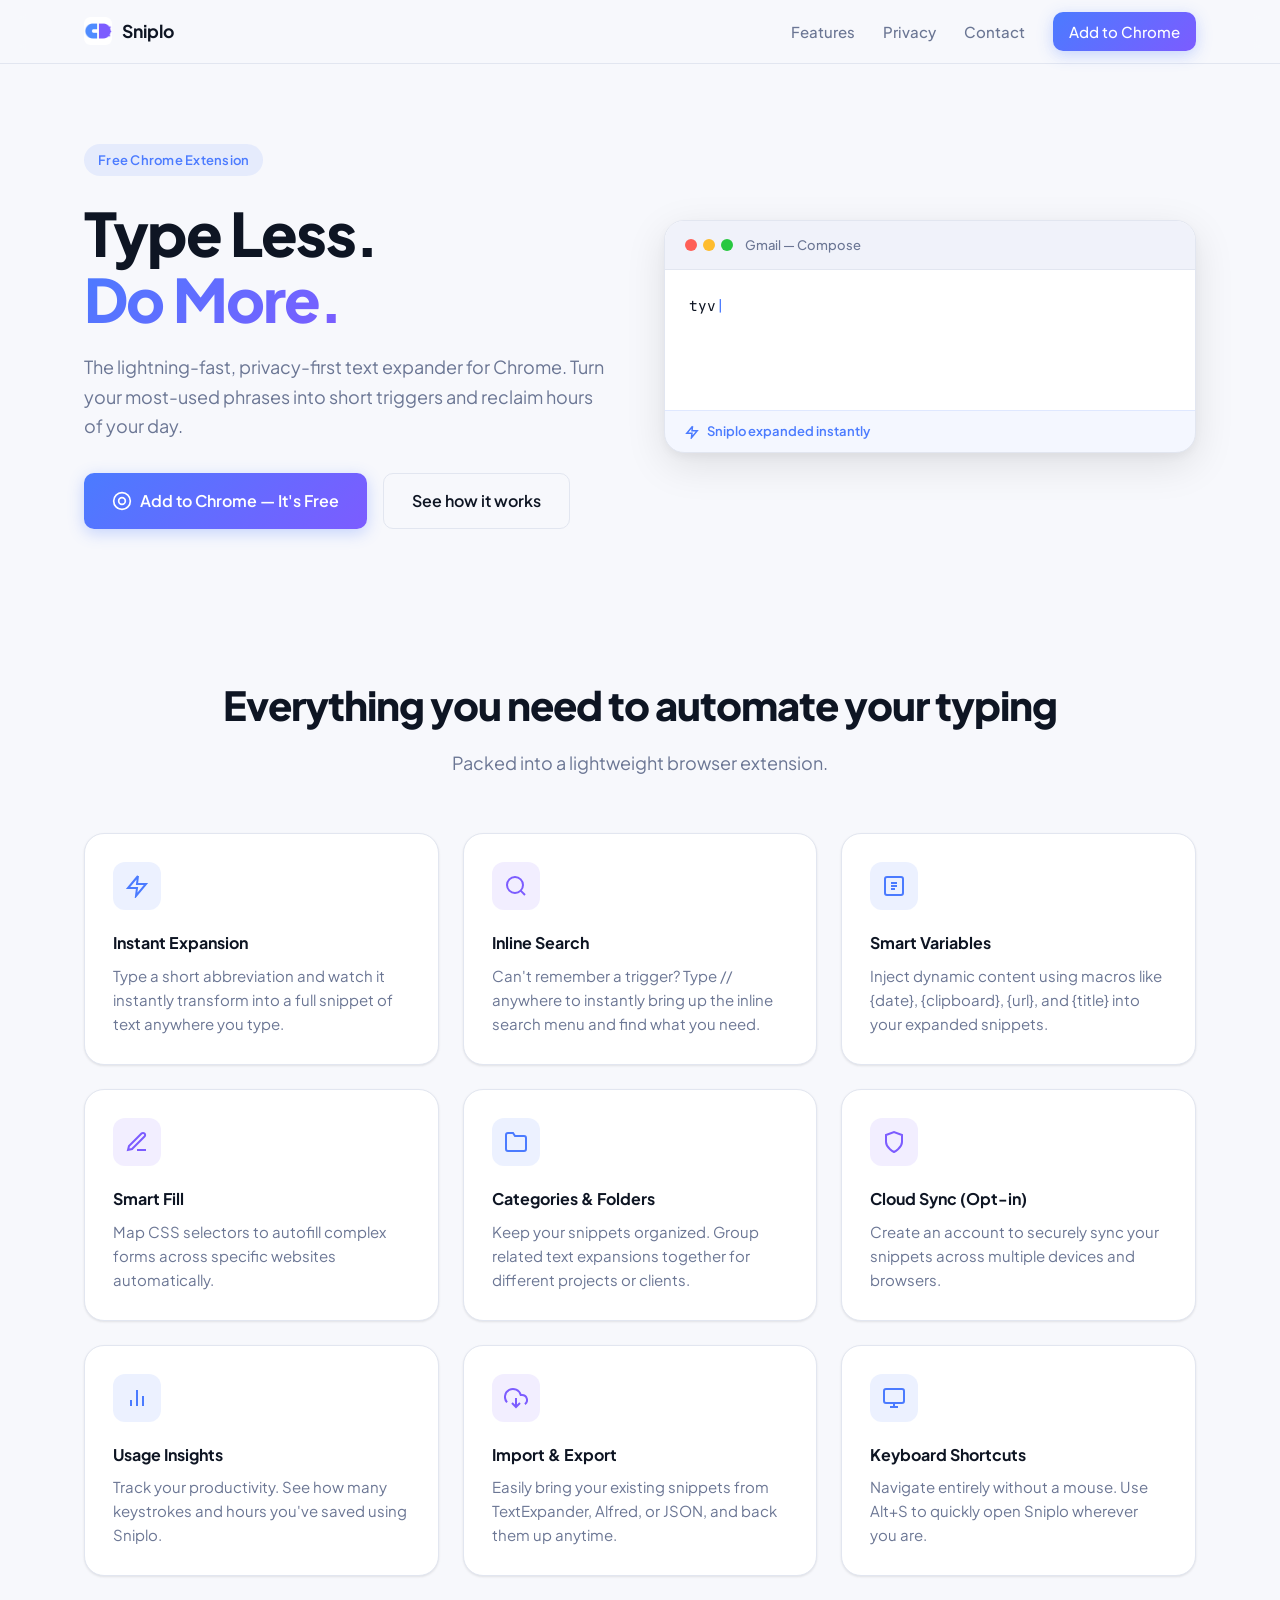
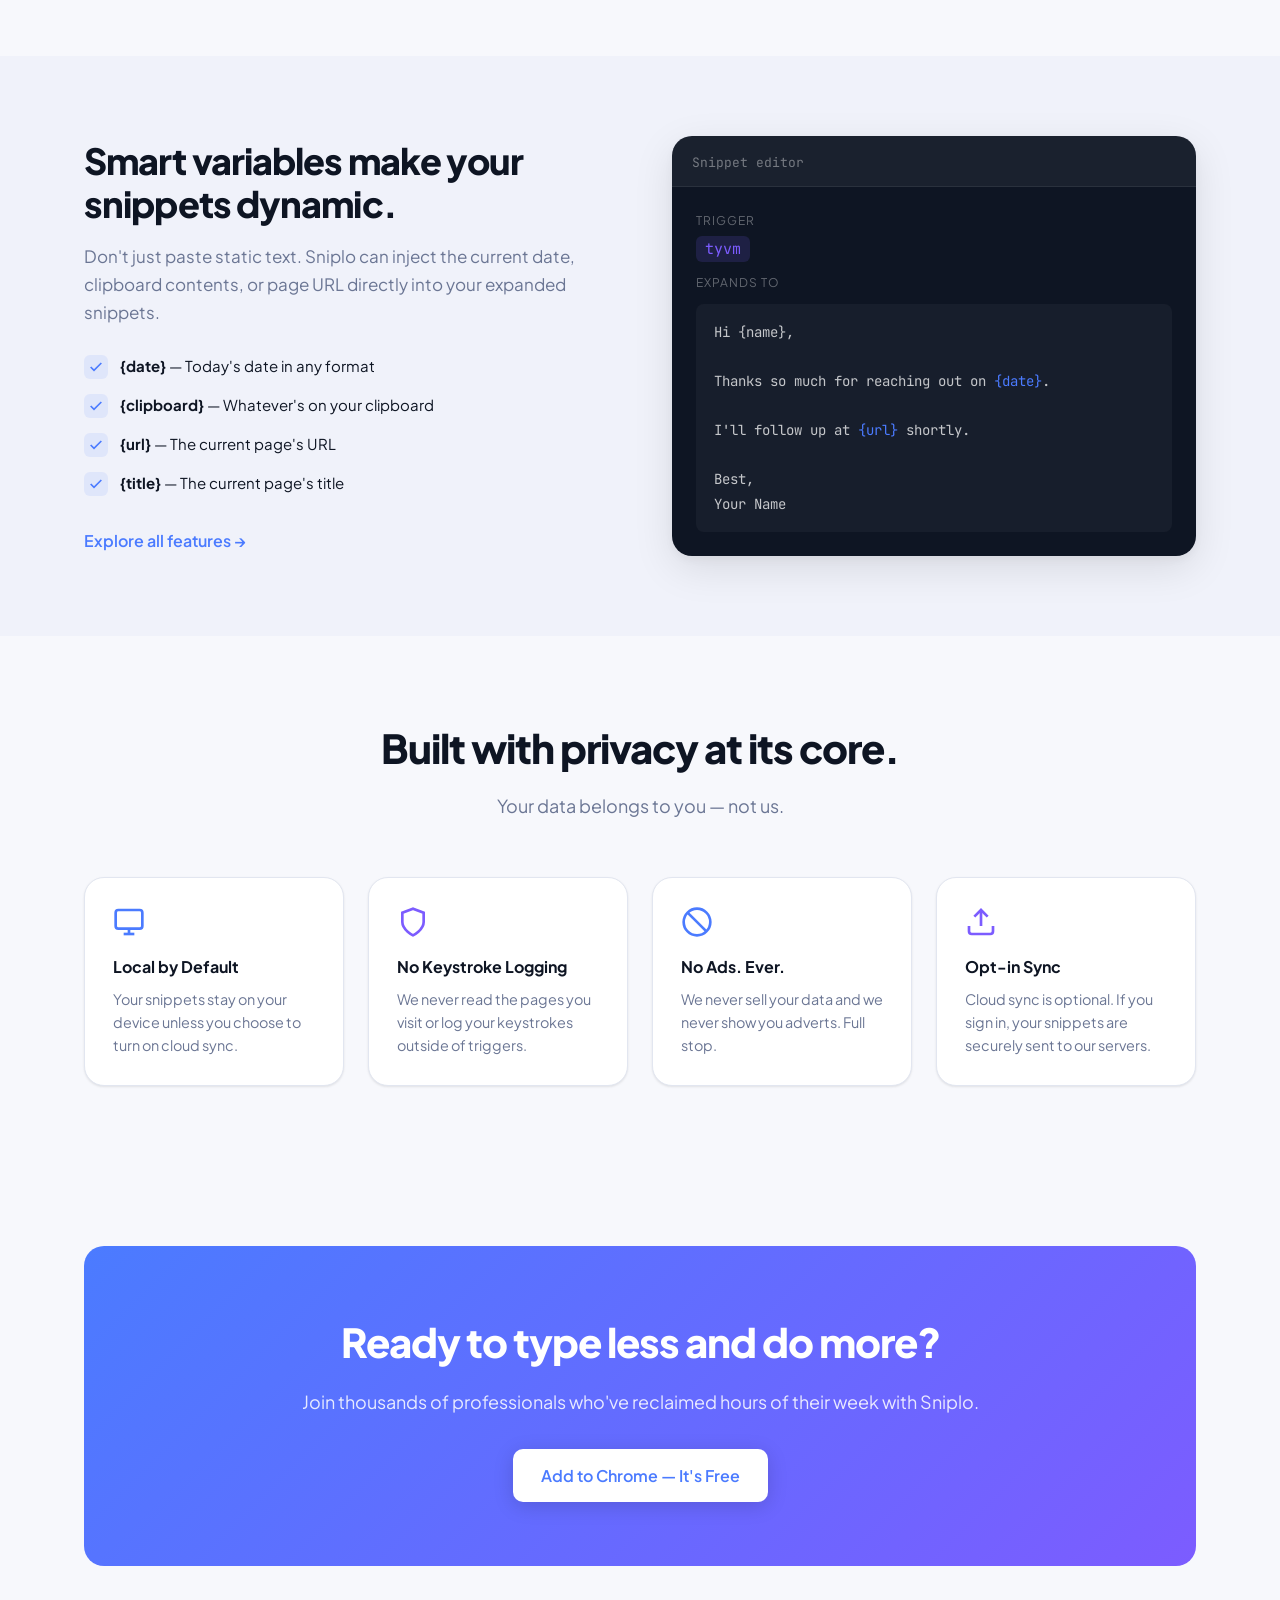
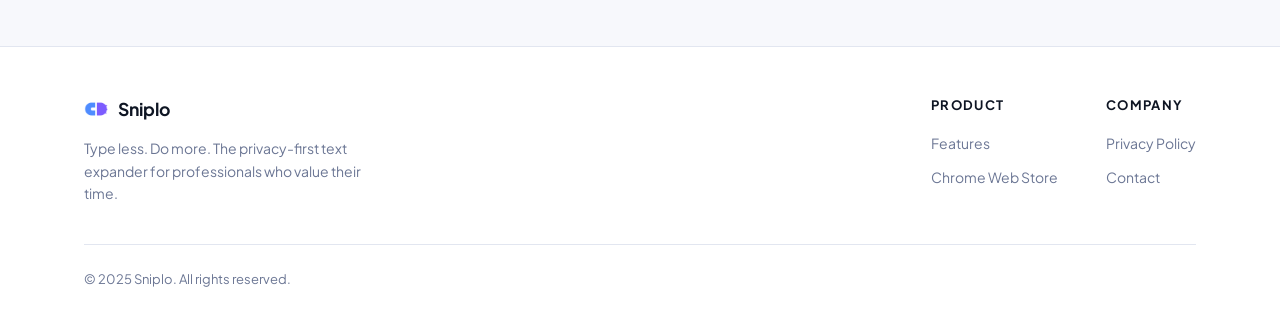
<file: index.html>
<!DOCTYPE html>
<html lang="en">
<head>
  <meta charset="UTF-8" />
  <meta name="viewport" content="width=device-width, initial-scale=1.0" />
  <title>Sniplo — Type Less. Do More.</title>
  <meta name="description" content="Sniplo is a free Chrome extension that expands short text triggers into full snippets — anywhere you type on the web. Save hours of repetitive typing every week." />
  <meta name="robots" content="index, follow" />
  <meta property="og:title" content="Sniplo — Type Less. Do More." />
  <meta property="og:description" content="Sniplo is a free Chrome extension that expands short text triggers into full snippets — anywhere you type on the web." />
  <meta property="og:url" content="https://getsniplo.github.io/" />
  <link rel="canonical" href="https://getsniplo.github.io/" />
  <meta property="og:type" content="website" />
  <meta property="og:image" content="https://getsniplo.github.io/opengraph.jpg" />
  <meta property="og:image:width" content="1200" />
  <meta property="og:image:height" content="630" />
  <meta name="twitter:card" content="summary_large_image" />
  <meta name="twitter:title" content="Sniplo — Type Less. Do More." />
  <meta name="twitter:description" content="Free Chrome text expander. Type short triggers, get full snippets instantly." />
  <meta name="twitter:image" content="https://getsniplo.github.io/opengraph.jpg" />
  <link rel="icon" href="brand/sniplo-favicon.ico" sizes="any" />
  <link rel="icon" type="image/png" href="brand/sniplo-favicon-32.png" sizes="32x32" />
  <link rel="icon" type="image/png" href="brand/sniplo-favicon-16.png" sizes="16x16" />
  <link rel="preconnect" href="https://fonts.googleapis.com" />
  <link rel="preconnect" href="https://fonts.gstatic.com" crossorigin />
  <link href="https://fonts.googleapis.com/css2?family=Plus+Jakarta+Sans:wght@400;500;600;700;800&family=JetBrains+Mono:wght@500&display=swap" rel="stylesheet" />
  <link rel="stylesheet" href="style.css" />
</head>
<body>
  <!-- NAV -->
  <nav class="nav" id="nav">
    <div class="nav-inner">
      <a href="index.html" class="nav-logo">
        <img src="brand/sniplo-icon-32.png" alt="Sniplo" width="28" height="28" />
        <span>Sniplo</span>
      </a>
      <div class="nav-links" id="nav-links">
        <a href="features.html">Features</a>
        <a href="privacy.html">Privacy</a>
        <a href="contact.html">Contact</a>
        <a href="https://chromewebstore.google.com/detail/sniplo-%E2%80%93-text-expander/pjiocjklennneaiihcacakicpphhggoo?authuser=0&hl=en" target="_blank" rel="noreferrer" class="btn btn-primary btn-sm">Add to Chrome</a>
      </div>
      <button class="nav-toggle" id="nav-toggle" aria-label="Toggle menu">
        <span></span><span></span><span></span>
      </button>
    </div>
  </nav>

  <!-- HERO -->
  <section class="hero">
    <div class="container">
      <div class="hero-content fade-up">
        <div class="badge">Free Chrome Extension</div>
        <h1>Type Less.<br><span class="gradient-text">Do More.</span></h1>
        <p class="hero-sub">The lightning-fast, privacy-first text expander for Chrome. Turn your most-used phrases into short triggers and reclaim hours of your day.</p>
        <div class="hero-cta">
          <a href="https://chromewebstore.google.com/detail/sniplo-%E2%80%93-text-expander/pjiocjklennneaiihcacakicpphhggoo?authuser=0&hl=en" target="_blank" rel="noreferrer" class="btn btn-primary btn-lg">
            <svg width="20" height="20" viewBox="0 0 24 24" fill="none" stroke="currentColor" stroke-width="2"><path d="M12 2C6.48 2 2 6.48 2 12s4.48 10 10 10 10-4.48 10-10S17.52 2 12 2z"/><circle cx="12" cy="12" r="4"/></svg>
            Add to Chrome — It's Free
          </a>
          <a href="features.html" class="btn btn-outline btn-lg">See how it works</a>
        </div>
      </div>

      <!-- Demo card -->
      <div class="demo-card fade-up" style="animation-delay:.15s">
        <div class="demo-header">
          <div class="demo-dots">
            <span></span><span></span><span></span>
          </div>
          <span class="demo-title">Gmail — Compose</span>
        </div>
        <div class="demo-body">
          <div class="demo-typing" id="demo-typing"></div>
          <div class="demo-expanded" id="demo-expanded" style="display:none"></div>
        </div>
        <div class="demo-badge">
          <svg width="14" height="14" viewBox="0 0 24 24" fill="none" stroke="currentColor" stroke-width="2.5"><polyline points="13 2 3 14 12 14 11 22 21 10 12 10 13 2"/></svg>
          Sniplo expanded instantly
        </div>
      </div>
    </div>
  </section>

  <!-- FEATURES GRID -->
  <section class="section">
    <div class="container">
      <div class="section-header">
        <h2>Everything you need to automate your typing</h2>
        <p>Packed into a lightweight browser extension.</p>
      </div>
      <div class="features-grid">
        <div class="feature-card fade-up">
          <div class="feature-icon">
            <svg width="24" height="24" viewBox="0 0 24 24" fill="none" stroke="currentColor" stroke-width="2"><polyline points="13 2 3 14 12 14 11 22 21 10 12 10 13 2"/></svg>
          </div>
          <h3>Instant Expansion</h3>
          <p>Type a short abbreviation and watch it instantly transform into a full snippet of text anywhere you type.</p>
        </div>
        <div class="feature-card fade-up" style="animation-delay:.05s">
          <div class="feature-icon secondary">
            <svg width="24" height="24" viewBox="0 0 24 24" fill="none" stroke="currentColor" stroke-width="2"><circle cx="11" cy="11" r="8"/><line x1="21" y1="21" x2="16.65" y2="16.65"/></svg>
          </div>
          <h3>Inline Search</h3>
          <p>Can't remember a trigger? Type // anywhere to instantly bring up the inline search menu and find what you need.</p>
        </div>
        <div class="feature-card fade-up" style="animation-delay:.1s">
          <div class="feature-icon">
            <svg width="24" height="24" viewBox="0 0 24 24" fill="none" stroke="currentColor" stroke-width="2"><rect x="3" y="3" width="18" height="18" rx="2"/><path d="M9 9h6M9 12h6M9 15h4"/></svg>
          </div>
          <h3>Smart Variables</h3>
          <p>Inject dynamic content using macros like {date}, {clipboard}, {url}, and {title} into your expanded snippets.</p>
        </div>
        <div class="feature-card fade-up" style="animation-delay:.15s">
          <div class="feature-icon secondary">
            <svg width="24" height="24" viewBox="0 0 24 24" fill="none" stroke="currentColor" stroke-width="2"><path d="M12 20h9M16.5 3.5a2.121 2.121 0 013 3L7 19l-4 1 1-4L16.5 3.5z"/></svg>
          </div>
          <h3>Smart Fill</h3>
          <p>Map CSS selectors to autofill complex forms across specific websites automatically.</p>
        </div>
        <div class="feature-card fade-up" style="animation-delay:.2s">
          <div class="feature-icon">
            <svg width="24" height="24" viewBox="0 0 24 24" fill="none" stroke="currentColor" stroke-width="2"><path d="M22 19a2 2 0 01-2 2H4a2 2 0 01-2-2V5a2 2 0 012-2h5l2 3h9a2 2 0 012 2z"/></svg>
          </div>
          <h3>Categories & Folders</h3>
          <p>Keep your snippets organized. Group related text expansions together for different projects or clients.</p>
        </div>
        <div class="feature-card fade-up" style="animation-delay:.25s">
          <div class="feature-icon secondary">
            <svg width="24" height="24" viewBox="0 0 24 24" fill="none" stroke="currentColor" stroke-width="2"><path d="M12 22s8-4 8-10V5l-8-3-8 3v7c0 6 8 10 8 10z"/></svg>
          </div>
          <h3>Cloud Sync (Opt-in)</h3>
          <p>Create an account to securely sync your snippets across multiple devices and browsers.</p>
        </div>
        <div class="feature-card fade-up" style="animation-delay:.3s">
          <div class="feature-icon">
            <svg width="24" height="24" viewBox="0 0 24 24" fill="none" stroke="currentColor" stroke-width="2"><line x1="18" y1="20" x2="18" y2="10"/><line x1="12" y1="20" x2="12" y2="4"/><line x1="6" y1="20" x2="6" y2="14"/></svg>
          </div>
          <h3>Usage Insights</h3>
          <p>Track your productivity. See how many keystrokes and hours you've saved using Sniplo.</p>
        </div>
        <div class="feature-card fade-up" style="animation-delay:.35s">
          <div class="feature-icon secondary">
            <svg width="24" height="24" viewBox="0 0 24 24" fill="none" stroke="currentColor" stroke-width="2"><polyline points="8 17 12 21 16 17"/><line x1="12" y1="12" x2="12" y2="21"/><path d="M20.88 18.09A5 5 0 0018 9h-1.26A8 8 0 103 16.29"/></svg>
          </div>
          <h3>Import & Export</h3>
          <p>Easily bring your existing snippets from TextExpander, Alfred, or JSON, and back them up anytime.</p>
        </div>
        <div class="feature-card fade-up" style="animation-delay:.4s">
          <div class="feature-icon">
            <svg width="24" height="24" viewBox="0 0 24 24" fill="none" stroke="currentColor" stroke-width="2"><rect x="2" y="3" width="20" height="14" rx="2"/><line x1="8" y1="21" x2="16" y2="21"/><line x1="12" y1="17" x2="12" y2="21"/></svg>
          </div>
          <h3>Keyboard Shortcuts</h3>
          <p>Navigate entirely without a mouse. Use Alt+S to quickly open Sniplo wherever you are.</p>
        </div>
      </div>
    </div>
  </section>

  <!-- SMART VARIABLES SECTION -->
  <section class="section section-alt">
    <div class="container">
      <div class="split-section">
        <div class="split-content fade-up">
          <h2>Smart variables make your snippets dynamic.</h2>
          <p class="text-muted">Don't just paste static text. Sniplo can inject the current date, clipboard contents, or page URL directly into your expanded snippets.</p>
          <ul class="check-list">
            <li>
              <span class="check-icon"><svg width="16" height="16" viewBox="0 0 24 24" fill="none" stroke="currentColor" stroke-width="2.5"><polyline points="20 6 9 17 4 12"/></svg></span>
              <div><strong>{date}</strong> — Today's date in any format</div>
            </li>
            <li>
              <span class="check-icon"><svg width="16" height="16" viewBox="0 0 24 24" fill="none" stroke="currentColor" stroke-width="2.5"><polyline points="20 6 9 17 4 12"/></svg></span>
              <div><strong>{clipboard}</strong> — Whatever's on your clipboard</div>
            </li>
            <li>
              <span class="check-icon"><svg width="16" height="16" viewBox="0 0 24 24" fill="none" stroke="currentColor" stroke-width="2.5"><polyline points="20 6 9 17 4 12"/></svg></span>
              <div><strong>{url}</strong> — The current page's URL</div>
            </li>
            <li>
              <span class="check-icon"><svg width="16" height="16" viewBox="0 0 24 24" fill="none" stroke="currentColor" stroke-width="2.5"><polyline points="20 6 9 17 4 12"/></svg></span>
              <div><strong>{title}</strong> — The current page's title</div>
            </li>
          </ul>
          <a href="features.html" class="btn btn-link">Explore all features →</a>
        </div>
        <div class="split-visual fade-up" style="animation-delay:.15s">
          <div class="code-card">
            <div class="code-header">
              <span class="code-lang">Snippet editor</span>
            </div>
            <div class="code-body">
              <div class="code-line"><span class="code-label">Trigger</span><code class="code-trigger">tyvm</code></div>
              <div class="code-line"><span class="code-label">Expands to</span></div>
              <div class="code-expansion">
Hi {name},<br><br>
Thanks so much for reaching out on <span class="code-var">{date}</span>.<br><br>
I'll follow up at <span class="code-var">{url}</span> shortly.<br><br>
Best,<br>
Your Name
              </div>
            </div>
          </div>
        </div>
      </div>
    </div>
  </section>

  <!-- PRIVACY SECTION -->
  <section class="section">
    <div class="container">
      <div class="section-header">
        <h2>Built with privacy at its core.</h2>
        <p>Your data belongs to you — not us.</p>
      </div>
      <div class="privacy-grid">
        <div class="privacy-card fade-up">
          <div class="privacy-icon">
            <svg width="32" height="32" viewBox="0 0 24 24" fill="none" stroke="currentColor" stroke-width="2"><rect x="2" y="3" width="20" height="14" rx="2"/><line x1="8" y1="21" x2="16" y2="21"/><line x1="12" y1="17" x2="12" y2="21"/></svg>
          </div>
          <h3>Local by Default</h3>
          <p>Your snippets stay on your device unless you choose to turn on cloud sync.</p>
        </div>
        <div class="privacy-card fade-up" style="animation-delay:.08s">
          <div class="privacy-icon secondary">
            <svg width="32" height="32" viewBox="0 0 24 24" fill="none" stroke="currentColor" stroke-width="2"><path d="M12 22s8-4 8-10V5l-8-3-8 3v7c0 6 8 10 8 10z"/></svg>
          </div>
          <h3>No Keystroke Logging</h3>
          <p>We never read the pages you visit or log your keystrokes outside of triggers.</p>
        </div>
        <div class="privacy-card fade-up" style="animation-delay:.16s">
          <div class="privacy-icon">
            <svg width="32" height="32" viewBox="0 0 24 24" fill="none" stroke="currentColor" stroke-width="2"><circle cx="12" cy="12" r="10"/><line x1="4.93" y1="4.93" x2="19.07" y2="19.07"/></svg>
          </div>
          <h3>No Ads. Ever.</h3>
          <p>We never sell your data and we never show you adverts. Full stop.</p>
        </div>
        <div class="privacy-card fade-up" style="animation-delay:.24s">
          <div class="privacy-icon secondary">
            <svg width="32" height="32" viewBox="0 0 24 24" fill="none" stroke="currentColor" stroke-width="2"><path d="M21 15v4a2 2 0 01-2 2H5a2 2 0 01-2-2v-4"/><polyline points="17 8 12 3 7 8"/><line x1="12" y1="3" x2="12" y2="15"/></svg>
          </div>
          <h3>Opt-in Sync</h3>
          <p>Cloud sync is optional. If you sign in, your snippets are securely sent to our servers.</p>
        </div>
      </div>
    </div>
  </section>

  <!-- CTA SECTION -->
  <section class="section section-cta">
    <div class="container">
      <div class="cta-box fade-up">
        <h2>Ready to type less and do more?</h2>
        <p>Join thousands of professionals who've reclaimed hours of their week with Sniplo.</p>
        <a href="https://chromewebstore.google.com/detail/sniplo-%E2%80%93-text-expander/pjiocjklennneaiihcacakicpphhggoo?authuser=0&hl=en" target="_blank" rel="noreferrer" class="btn btn-primary btn-lg">
          Add to Chrome — It's Free
        </a>
      </div>
    </div>
  </section>

  <!-- FOOTER -->
  <footer class="footer">
    <div class="container">
      <div class="footer-inner">
        <div class="footer-brand">
          <a href="index.html" class="nav-logo">
            <img src="brand/sniplo-icon-32.png" alt="Sniplo" width="24" height="24" />
            <span>Sniplo</span>
          </a>
          <p>Type less. Do more. The privacy-first text expander for professionals who value their time.</p>
        </div>
        <div class="footer-links">
          <div class="footer-col">
            <h4>Product</h4>
            <ul>
              <li><a href="features.html">Features</a></li>
              <li><a href="https://chromewebstore.google.com/detail/sniplo-%E2%80%93-text-expander/pjiocjklennneaiihcacakicpphhggoo?authuser=0&hl=en" target="_blank" rel="noreferrer">Chrome Web Store</a></li>
            </ul>
          </div>
          <div class="footer-col">
            <h4>Company</h4>
            <ul>
              <li><a href="privacy.html">Privacy Policy</a></li>
              <li><a href="contact.html">Contact</a></li>
            </ul>
          </div>
        </div>
      </div>
      <div class="footer-bottom">
        <p>© 2025 Sniplo. All rights reserved.</p>
      </div>
    </div>
  </footer>

  <script src="main.js"></script>
</body>
</html>
</file>
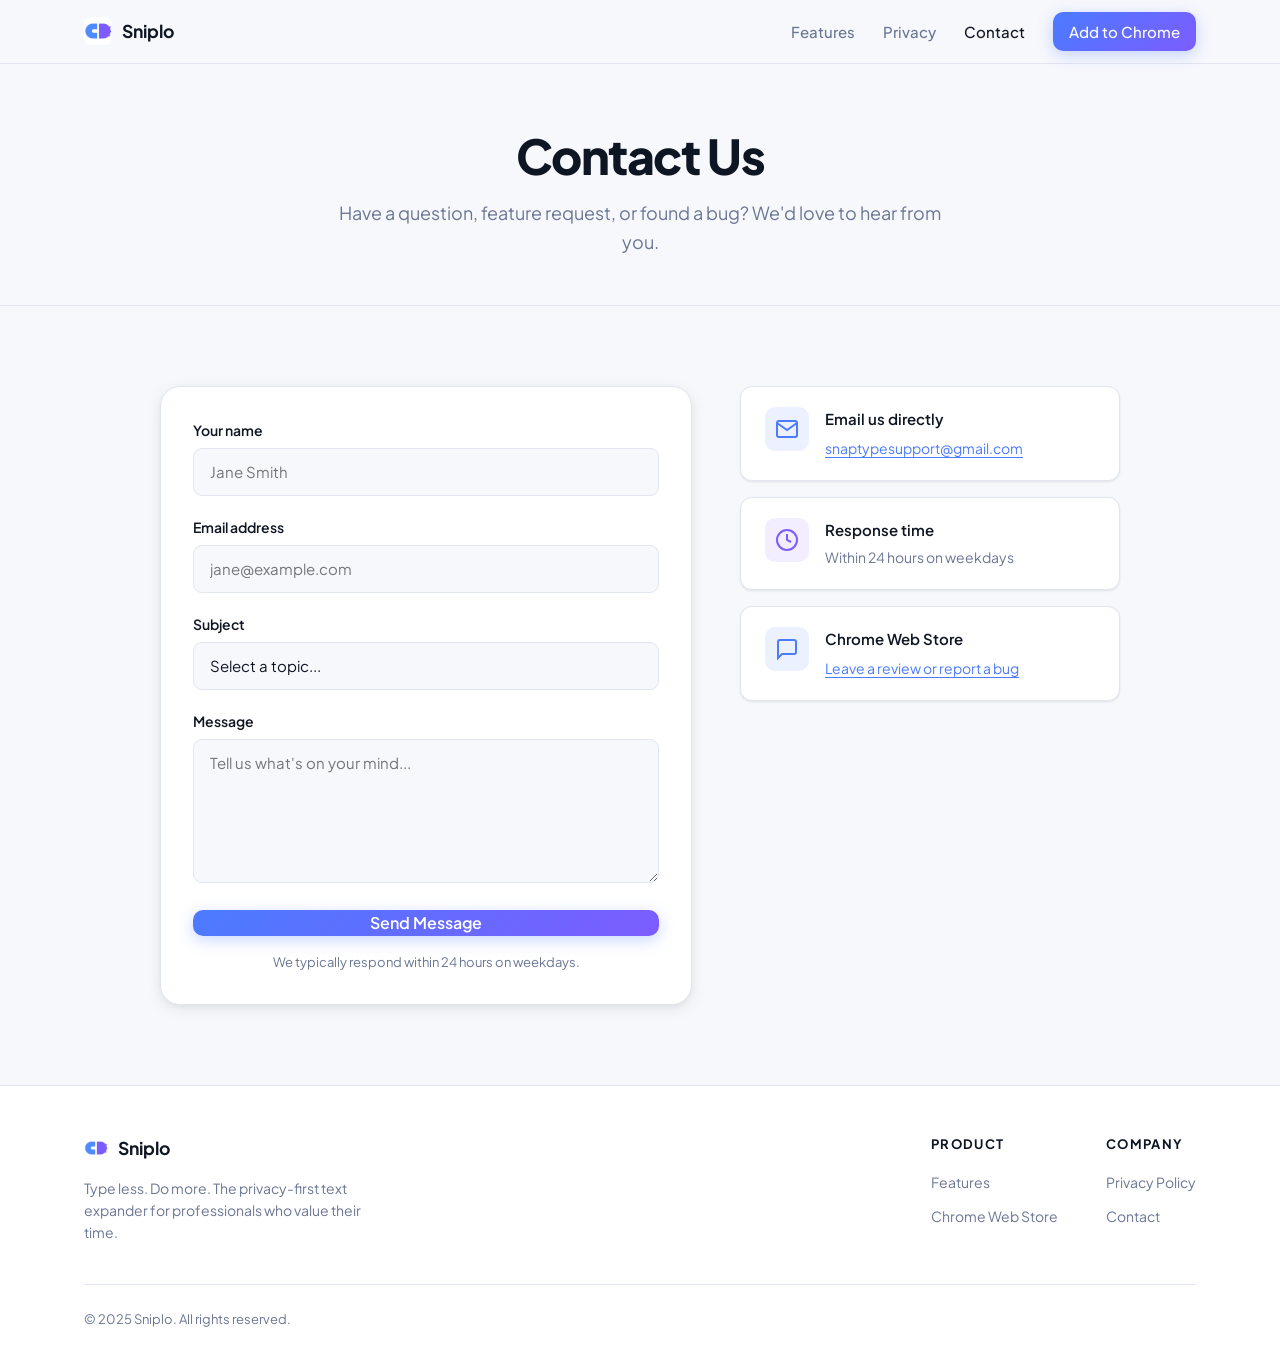
<file: contact.html>
<!DOCTYPE html>
<html lang="en">
<head>
  <meta charset="UTF-8" />
  <meta name="viewport" content="width=device-width, initial-scale=1.0" />
  <title>Contact — Sniplo</title>
  <meta name="description" content="Get in touch with the Sniplo team. Questions, bug reports, or feature requests welcome." />
  <link rel="icon" href="brand/sniplo-favicon.ico" sizes="any" />
  <link rel="icon" type="image/png" href="brand/sniplo-favicon-32.png" sizes="32x32" />
  <link rel="preconnect" href="https://fonts.googleapis.com" />
  <link rel="preconnect" href="https://fonts.gstatic.com" crossorigin />
  <link href="https://fonts.googleapis.com/css2?family=Plus+Jakarta+Sans:wght@400;500;600;700;800&family=JetBrains+Mono:wght@500&display=swap" rel="stylesheet" />
  <link rel="stylesheet" href="style.css" />
</head>
<body>
  <!-- NAV -->
  <nav class="nav" id="nav">
    <div class="nav-inner">
      <a href="index.html" class="nav-logo">
        <img src="brand/sniplo-icon-32.png" alt="Sniplo" width="28" height="28" />
        <span>Sniplo</span>
      </a>
      <div class="nav-links" id="nav-links">
        <a href="features.html">Features</a>
        <a href="privacy.html">Privacy</a>
        <a href="contact.html" class="active">Contact</a>
        <a href="https://chromewebstore.google.com/detail/sniplo-%E2%80%93-text-expander/pjiocjklennneaiihcacakicpphhggoo?authuser=0&hl=en" target="_blank" rel="noreferrer" class="btn btn-primary btn-sm">Add to Chrome</a>
      </div>
      <button class="nav-toggle" id="nav-toggle" aria-label="Toggle menu">
        <span></span><span></span><span></span>
      </button>
    </div>
  </nav>

  <!-- PAGE HEADER -->
  <section class="page-header">
    <div class="container">
      <div class="page-header-content fade-up">
        <h1>Contact Us</h1>
        <p>Have a question, feature request, or found a bug? We'd love to hear from you.</p>
      </div>
    </div>
  </section>

  <!-- CONTACT FORM -->
  <section class="section">
    <div class="container">
      <div class="contact-layout">
        <div class="contact-form-wrap fade-up">
          <div class="contact-card" id="contact-card">
            <form id="contact-form" action="https://formspree.io/f/snaptypesupport" method="POST" novalidate>
              <div class="form-group">
                <label for="name">Your name</label>
                <input type="text" id="name" name="name" placeholder="Jane Smith" required autocomplete="name" />
              </div>
              <div class="form-group">
                <label for="email">Email address</label>
                <input type="email" id="email" name="email" placeholder="jane@example.com" required autocomplete="email" />
              </div>
              <div class="form-group">
                <label for="subject">Subject</label>
                <select id="subject" name="subject">
                  <option value="">Select a topic...</option>
                  <option value="bug">Bug report</option>
                  <option value="feature">Feature request</option>
                  <option value="question">General question</option>
                  <option value="other">Other</option>
                </select>
              </div>
              <div class="form-group">
                <label for="message">Message</label>
                <textarea id="message" name="message" rows="5" placeholder="Tell us what's on your mind..." required></textarea>
              </div>
              <button type="submit" class="btn btn-primary btn-full" id="submit-btn">Send Message</button>
              <p class="form-note">We typically respond within 24 hours on weekdays.</p>
            </form>
          </div>
          <div class="contact-success" id="contact-success" style="display:none">
            <div class="success-icon">
              <svg width="40" height="40" viewBox="0 0 24 24" fill="none" stroke="currentColor" stroke-width="2"><path d="M22 11.08V12a10 10 0 11-5.93-9.14"/><polyline points="22 4 12 14.01 9 11.01"/></svg>
            </div>
            <h3>Message sent!</h3>
            <p>Thanks for getting in touch. We'll get back to you within 24 hours.</p>
          </div>
        </div>

        <div class="contact-info fade-up" style="animation-delay:.15s">
          <div class="contact-info-card">
            <div class="contact-info-icon">
              <svg width="24" height="24" viewBox="0 0 24 24" fill="none" stroke="currentColor" stroke-width="2"><path d="M4 4h16c1.1 0 2 .9 2 2v12c0 1.1-.9 2-2 2H4c-1.1 0-2-.9-2-2V6c0-1.1.9-2 2-2z"/><polyline points="22,6 12,13 2,6"/></svg>
            </div>
            <div>
              <h4>Email us directly</h4>
              <a href="mailto:snaptypesupport@gmail.com">snaptypesupport@gmail.com</a>
            </div>
          </div>
          <div class="contact-info-card">
            <div class="contact-info-icon secondary">
              <svg width="24" height="24" viewBox="0 0 24 24" fill="none" stroke="currentColor" stroke-width="2"><circle cx="12" cy="12" r="10"/><polyline points="12 6 12 12 16 14"/></svg>
            </div>
            <div>
              <h4>Response time</h4>
              <p>Within 24 hours on weekdays</p>
            </div>
          </div>
          <div class="contact-info-card">
            <div class="contact-info-icon">
              <svg width="24" height="24" viewBox="0 0 24 24" fill="none" stroke="currentColor" stroke-width="2"><path d="M21 15a2 2 0 01-2 2H7l-4 4V5a2 2 0 012-2h14a2 2 0 012 2z"/></svg>
            </div>
            <div>
              <h4>Chrome Web Store</h4>
              <a href="https://chromewebstore.google.com/detail/sniplo-%E2%80%93-text-expander/pjiocjklennneaiihcacakicpphhggoo?authuser=0&hl=en" target="_blank" rel="noreferrer">Leave a review or report a bug</a>
            </div>
          </div>
        </div>
      </div>
    </div>
  </section>

  <!-- FOOTER -->
  <footer class="footer">
    <div class="container">
      <div class="footer-inner">
        <div class="footer-brand">
          <a href="index.html" class="nav-logo">
            <img src="brand/sniplo-icon-32.png" alt="Sniplo" width="24" height="24" />
            <span>Sniplo</span>
          </a>
          <p>Type less. Do more. The privacy-first text expander for professionals who value their time.</p>
        </div>
        <div class="footer-links">
          <div class="footer-col">
            <h4>Product</h4>
            <ul>
              <li><a href="features.html">Features</a></li>
              <li><a href="https://chromewebstore.google.com/detail/sniplo-%E2%80%93-text-expander/pjiocjklennneaiihcacakicpphhggoo?authuser=0&hl=en" target="_blank" rel="noreferrer">Chrome Web Store</a></li>
            </ul>
          </div>
          <div class="footer-col">
            <h4>Company</h4>
            <ul>
              <li><a href="privacy.html">Privacy Policy</a></li>
              <li><a href="contact.html">Contact</a></li>
            </ul>
          </div>
        </div>
      </div>
      <div class="footer-bottom">
        <p>© 2025 Sniplo. All rights reserved.</p>
      </div>
    </div>
  </footer>

  <script src="main.js"></script>
</body>
</html>
</file>
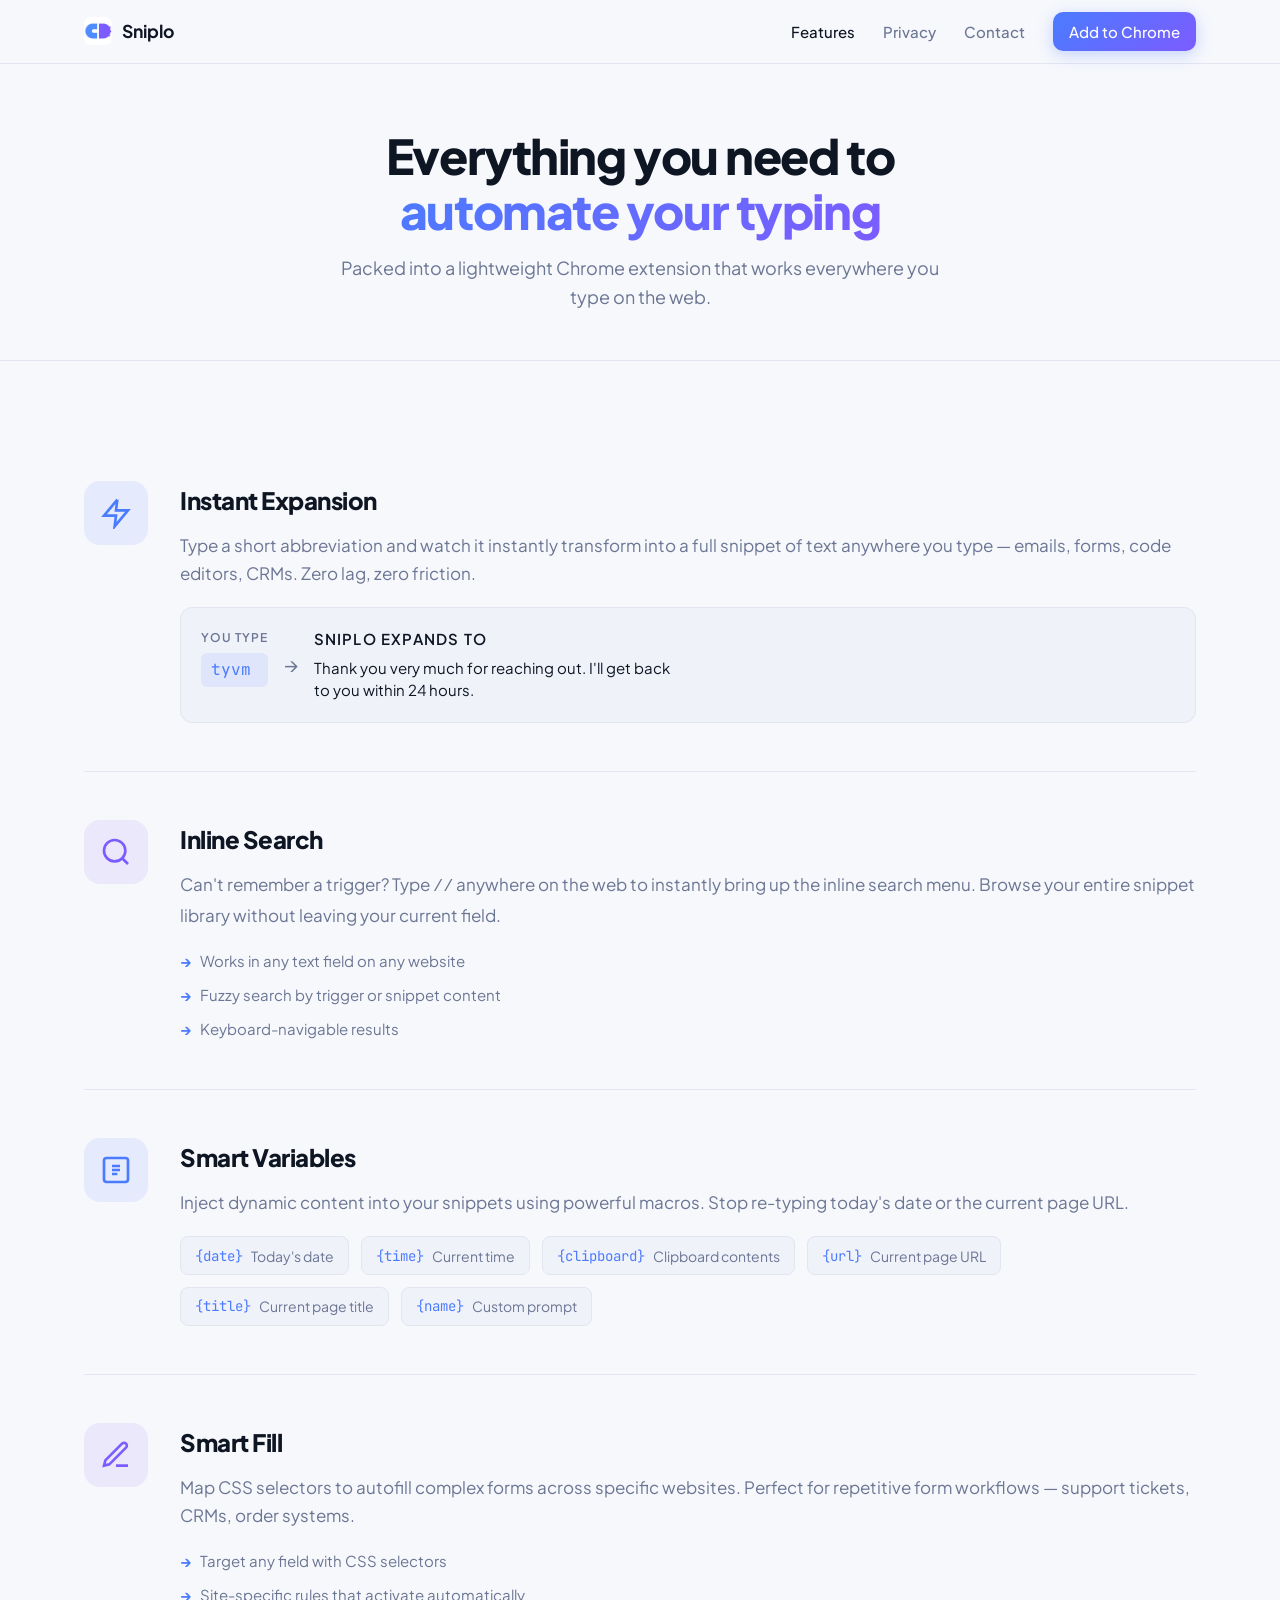
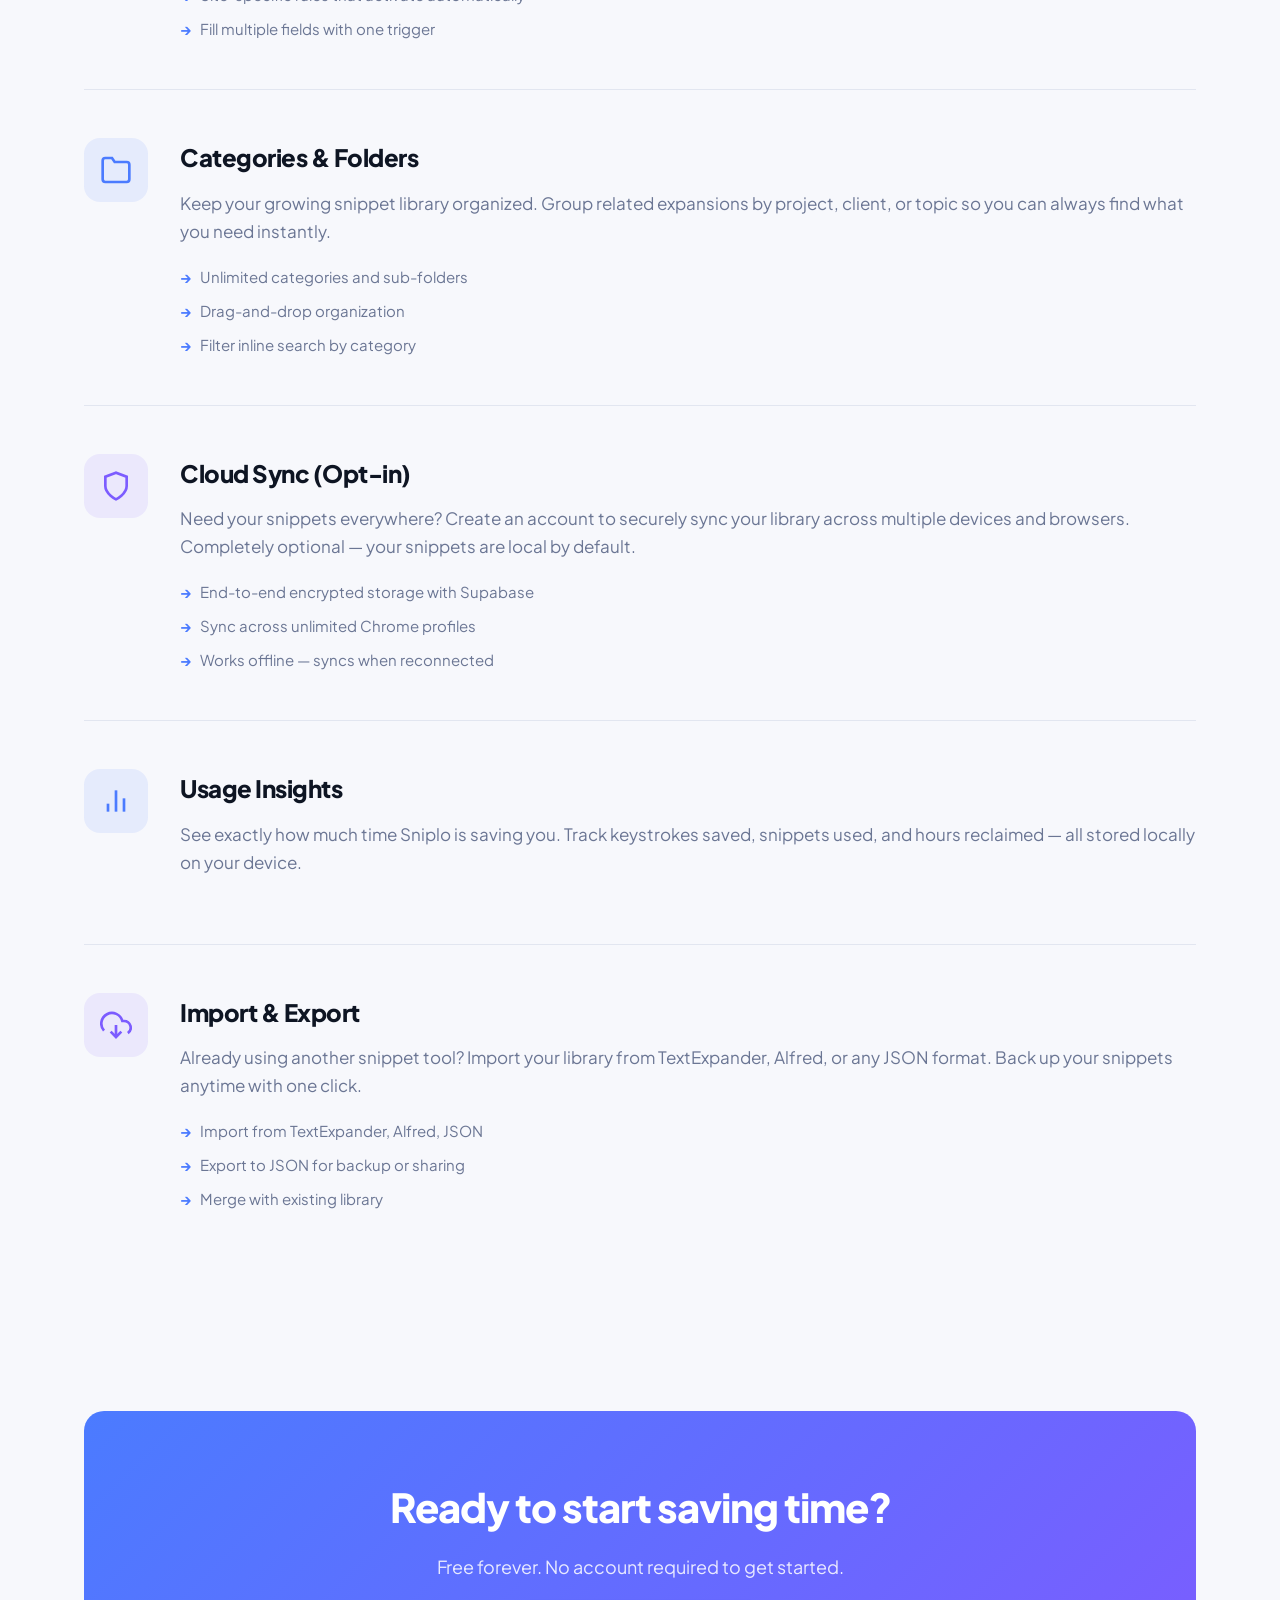
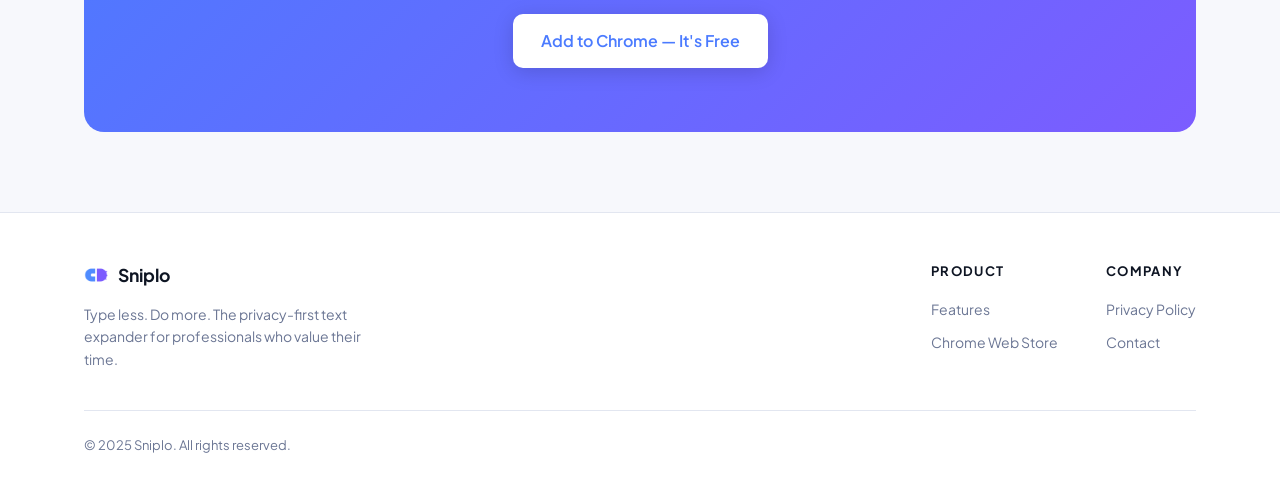
<file: features.html>
<!DOCTYPE html>
<html lang="en">
<head>
  <meta charset="UTF-8" />
  <meta name="viewport" content="width=device-width, initial-scale=1.0" />
  <title>Features — Sniplo</title>
  <meta name="description" content="Explore all Sniplo features: instant expansion, smart variables, inline search, cloud sync, and more." />
  <link rel="icon" href="brand/sniplo-favicon.ico" sizes="any" />
  <link rel="icon" type="image/png" href="brand/sniplo-favicon-32.png" sizes="32x32" />
  <link rel="preconnect" href="https://fonts.googleapis.com" />
  <link rel="preconnect" href="https://fonts.gstatic.com" crossorigin />
  <link href="https://fonts.googleapis.com/css2?family=Plus+Jakarta+Sans:wght@400;500;600;700;800&family=JetBrains+Mono:wght@500&display=swap" rel="stylesheet" />
  <link rel="stylesheet" href="style.css" />
</head>
<body>
  <!-- NAV -->
  <nav class="nav" id="nav">
    <div class="nav-inner">
      <a href="index.html" class="nav-logo">
        <img src="brand/sniplo-icon-32.png" alt="Sniplo" width="28" height="28" />
        <span>Sniplo</span>
      </a>
      <div class="nav-links" id="nav-links">
        <a href="features.html" class="active">Features</a>
        <a href="privacy.html">Privacy</a>
        <a href="contact.html">Contact</a>
        <a href="https://chromewebstore.google.com/detail/sniplo-%E2%80%93-text-expander/pjiocjklennneaiihcacakicpphhggoo?authuser=0&hl=en" target="_blank" rel="noreferrer" class="btn btn-primary btn-sm">Add to Chrome</a>
      </div>
      <button class="nav-toggle" id="nav-toggle" aria-label="Toggle menu">
        <span></span><span></span><span></span>
      </button>
    </div>
  </nav>

  <!-- PAGE HEADER -->
  <section class="page-header">
    <div class="container">
      <div class="page-header-content fade-up">
        <h1>Everything you need to <span class="gradient-text">automate your typing</span></h1>
        <p>Packed into a lightweight Chrome extension that works everywhere you type on the web.</p>
      </div>
    </div>
  </section>

  <!-- FEATURES DETAILED -->
  <section class="section">
    <div class="container">

      <!-- Instant Expansion -->
      <div class="feature-detail fade-up">
        <div class="feature-detail-icon">
          <svg width="32" height="32" viewBox="0 0 24 24" fill="none" stroke="currentColor" stroke-width="2"><polyline points="13 2 3 14 12 14 11 22 21 10 12 10 13 2"/></svg>
        </div>
        <div class="feature-detail-content">
          <h2>Instant Expansion</h2>
          <p>Type a short abbreviation and watch it instantly transform into a full snippet of text anywhere you type — emails, forms, code editors, CRMs. Zero lag, zero friction.</p>
          <div class="feature-example">
            <div class="example-before">
              <span class="example-label">You type</span>
              <code>tyvm</code>
            </div>
            <div class="example-arrow">→</div>
            <div class="example-after">
              <span class="example-label">Sniplo expands to</span>
              <span>Thank you very much for reaching out. I'll get back to you within 24 hours.</span>
            </div>
          </div>
        </div>
      </div>

      <div class="divider"></div>

      <!-- Inline Search -->
      <div class="feature-detail fade-up">
        <div class="feature-detail-icon secondary">
          <svg width="32" height="32" viewBox="0 0 24 24" fill="none" stroke="currentColor" stroke-width="2"><circle cx="11" cy="11" r="8"/><line x1="21" y1="21" x2="16.65" y2="16.65"/></svg>
        </div>
        <div class="feature-detail-content">
          <h2>Inline Search</h2>
          <p>Can't remember a trigger? Type <code>//</code> anywhere on the web to instantly bring up the inline search menu. Browse your entire snippet library without leaving your current field.</p>
          <ul class="feature-list">
            <li>Works in any text field on any website</li>
            <li>Fuzzy search by trigger or snippet content</li>
            <li>Keyboard-navigable results</li>
          </ul>
        </div>
      </div>

      <div class="divider"></div>

      <!-- Smart Variables -->
      <div class="feature-detail fade-up">
        <div class="feature-detail-icon">
          <svg width="32" height="32" viewBox="0 0 24 24" fill="none" stroke="currentColor" stroke-width="2"><rect x="3" y="3" width="18" height="18" rx="2"/><path d="M9 9h6M9 12h6M9 15h4"/></svg>
        </div>
        <div class="feature-detail-content">
          <h2>Smart Variables</h2>
          <p>Inject dynamic content into your snippets using powerful macros. Stop re-typing today's date or the current page URL.</p>
          <div class="vars-grid">
            <div class="var-chip"><code>{date}</code> Today's date</div>
            <div class="var-chip"><code>{time}</code> Current time</div>
            <div class="var-chip"><code>{clipboard}</code> Clipboard contents</div>
            <div class="var-chip"><code>{url}</code> Current page URL</div>
            <div class="var-chip"><code>{title}</code> Current page title</div>
            <div class="var-chip"><code>{name}</code> Custom prompt</div>
          </div>
        </div>
      </div>

      <div class="divider"></div>

      <!-- Smart Fill -->
      <div class="feature-detail fade-up">
        <div class="feature-detail-icon secondary">
          <svg width="32" height="32" viewBox="0 0 24 24" fill="none" stroke="currentColor" stroke-width="2"><path d="M12 20h9M16.5 3.5a2.121 2.121 0 013 3L7 19l-4 1 1-4L16.5 3.5z"/></svg>
        </div>
        <div class="feature-detail-content">
          <h2>Smart Fill</h2>
          <p>Map CSS selectors to autofill complex forms across specific websites. Perfect for repetitive form workflows — support tickets, CRMs, order systems.</p>
          <ul class="feature-list">
            <li>Target any field with CSS selectors</li>
            <li>Site-specific rules that activate automatically</li>
            <li>Fill multiple fields with one trigger</li>
          </ul>
        </div>
      </div>

      <div class="divider"></div>

      <!-- Categories -->
      <div class="feature-detail fade-up">
        <div class="feature-detail-icon">
          <svg width="32" height="32" viewBox="0 0 24 24" fill="none" stroke="currentColor" stroke-width="2"><path d="M22 19a2 2 0 01-2 2H4a2 2 0 01-2-2V5a2 2 0 012-2h5l2 3h9a2 2 0 012 2z"/></svg>
        </div>
        <div class="feature-detail-content">
          <h2>Categories & Folders</h2>
          <p>Keep your growing snippet library organized. Group related expansions by project, client, or topic so you can always find what you need instantly.</p>
          <ul class="feature-list">
            <li>Unlimited categories and sub-folders</li>
            <li>Drag-and-drop organization</li>
            <li>Filter inline search by category</li>
          </ul>
        </div>
      </div>

      <div class="divider"></div>

      <!-- Cloud Sync -->
      <div class="feature-detail fade-up">
        <div class="feature-detail-icon secondary">
          <svg width="32" height="32" viewBox="0 0 24 24" fill="none" stroke="currentColor" stroke-width="2"><path d="M12 22s8-4 8-10V5l-8-3-8 3v7c0 6 8 10 8 10z"/></svg>
        </div>
        <div class="feature-detail-content">
          <h2>Cloud Sync (Opt-in)</h2>
          <p>Need your snippets everywhere? Create an account to securely sync your library across multiple devices and browsers. Completely optional — your snippets are local by default.</p>
          <ul class="feature-list">
            <li>End-to-end encrypted storage with Supabase</li>
            <li>Sync across unlimited Chrome profiles</li>
            <li>Works offline — syncs when reconnected</li>
          </ul>
        </div>
      </div>

      <div class="divider"></div>

      <!-- Usage Insights -->
      <div class="feature-detail fade-up">
        <div class="feature-detail-icon">
          <svg width="32" height="32" viewBox="0 0 24 24" fill="none" stroke="currentColor" stroke-width="2"><line x1="18" y1="20" x2="18" y2="10"/><line x1="12" y1="20" x2="12" y2="4"/><line x1="6" y1="20" x2="6" y2="14"/></svg>
        </div>
        <div class="feature-detail-content">
          <h2>Usage Insights</h2>
          <p>See exactly how much time Sniplo is saving you. Track keystrokes saved, snippets used, and hours reclaimed — all stored locally on your device.</p>
        </div>
      </div>

      <div class="divider"></div>

      <!-- Import & Export -->
      <div class="feature-detail fade-up">
        <div class="feature-detail-icon secondary">
          <svg width="32" height="32" viewBox="0 0 24 24" fill="none" stroke="currentColor" stroke-width="2"><polyline points="8 17 12 21 16 17"/><line x1="12" y1="12" x2="12" y2="21"/><path d="M20.88 18.09A5 5 0 0018 9h-1.26A8 8 0 103 16.29"/></svg>
        </div>
        <div class="feature-detail-content">
          <h2>Import & Export</h2>
          <p>Already using another snippet tool? Import your library from TextExpander, Alfred, or any JSON format. Back up your snippets anytime with one click.</p>
          <ul class="feature-list">
            <li>Import from TextExpander, Alfred, JSON</li>
            <li>Export to JSON for backup or sharing</li>
            <li>Merge with existing library</li>
          </ul>
        </div>
      </div>

    </div>
  </section>

  <!-- CTA -->
  <section class="section section-cta">
    <div class="container">
      <div class="cta-box fade-up">
        <h2>Ready to start saving time?</h2>
        <p>Free forever. No account required to get started.</p>
        <a href="https://chromewebstore.google.com/detail/sniplo-%E2%80%93-text-expander/pjiocjklennneaiihcacakicpphhggoo?authuser=0&hl=en" target="_blank" rel="noreferrer" class="btn btn-primary btn-lg">
          Add to Chrome — It's Free
        </a>
      </div>
    </div>
  </section>

  <!-- FOOTER -->
  <footer class="footer">
    <div class="container">
      <div class="footer-inner">
        <div class="footer-brand">
          <a href="index.html" class="nav-logo">
            <img src="brand/sniplo-icon-32.png" alt="Sniplo" width="24" height="24" />
            <span>Sniplo</span>
          </a>
          <p>Type less. Do more. The privacy-first text expander for professionals who value their time.</p>
        </div>
        <div class="footer-links">
          <div class="footer-col">
            <h4>Product</h4>
            <ul>
              <li><a href="features.html">Features</a></li>
              <li><a href="https://chromewebstore.google.com/detail/sniplo-%E2%80%93-text-expander/pjiocjklennneaiihcacakicpphhggoo?authuser=0&hl=en" target="_blank" rel="noreferrer">Chrome Web Store</a></li>
            </ul>
          </div>
          <div class="footer-col">
            <h4>Company</h4>
            <ul>
              <li><a href="privacy.html">Privacy Policy</a></li>
              <li><a href="contact.html">Contact</a></li>
            </ul>
          </div>
        </div>
      </div>
      <div class="footer-bottom">
        <p>© 2025 Sniplo. All rights reserved.</p>
      </div>
    </div>
  </footer>

  <script src="main.js"></script>
</body>
</html>
</file>
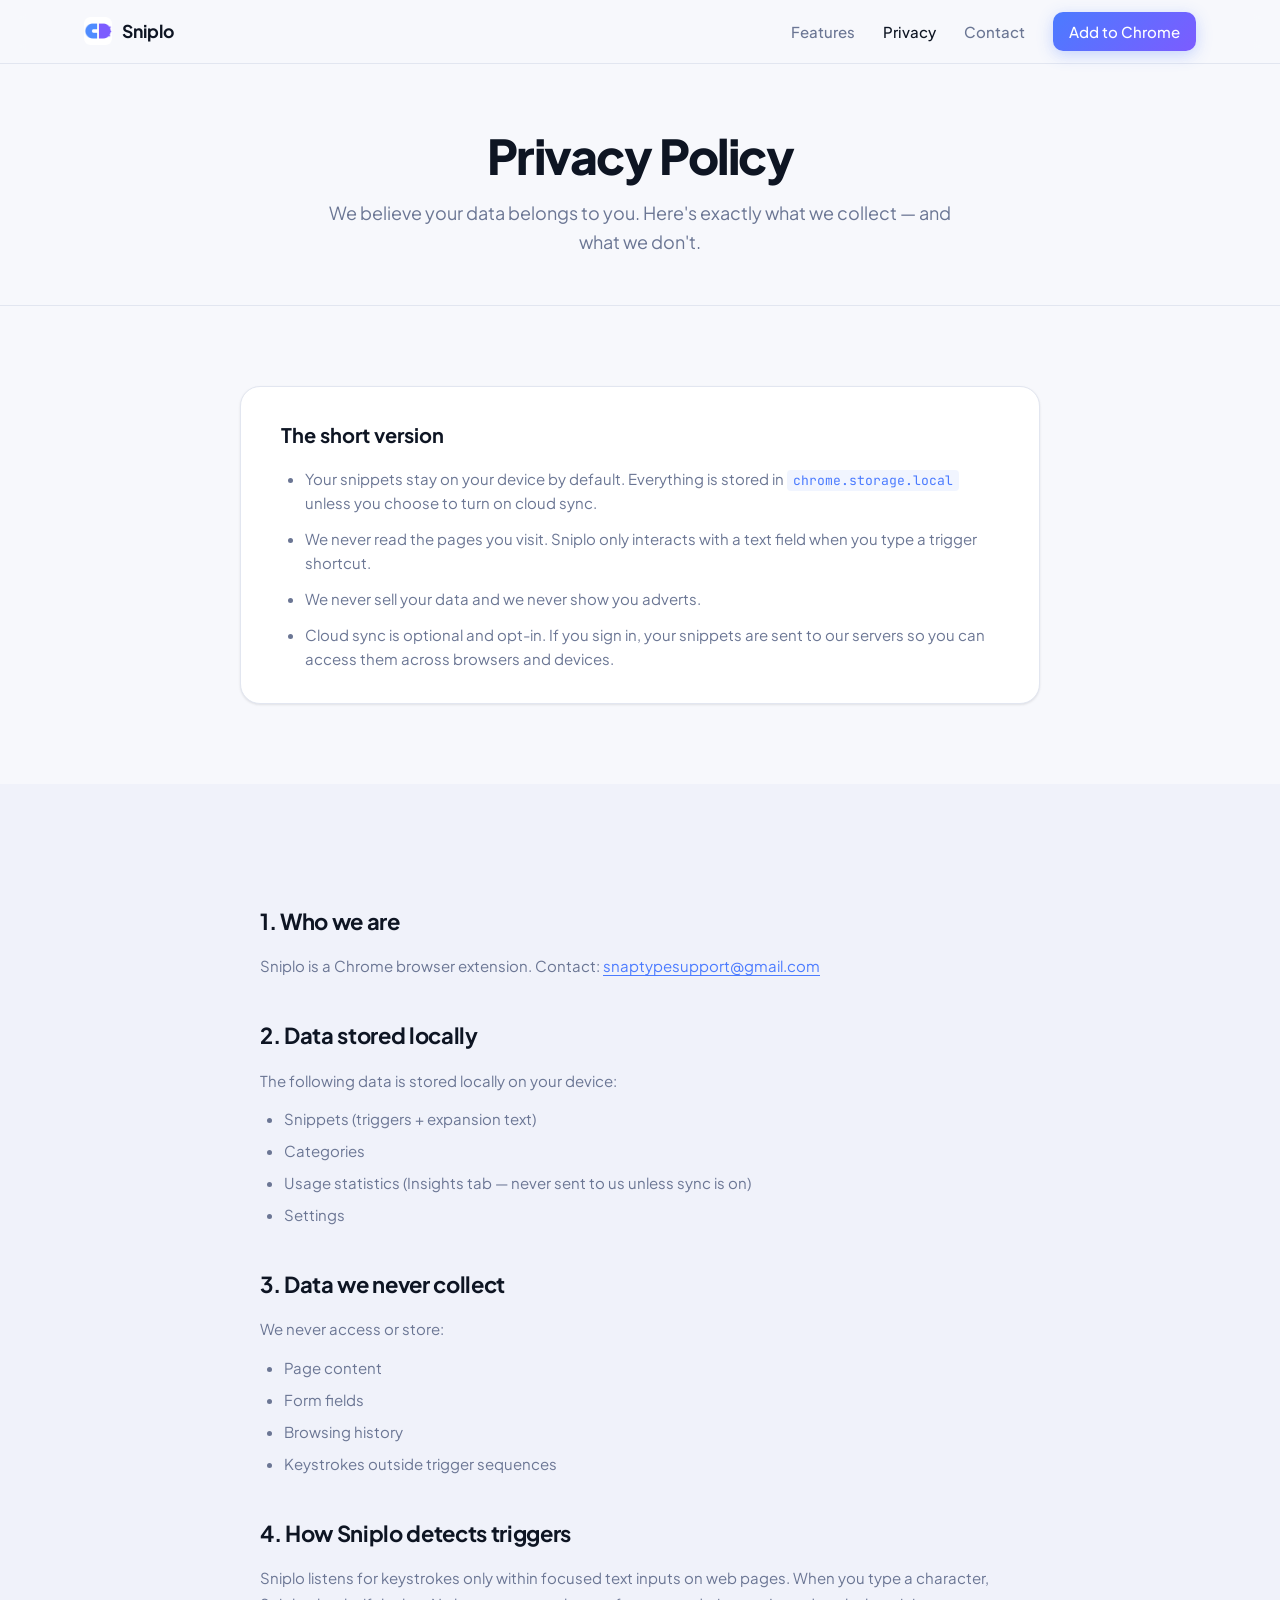
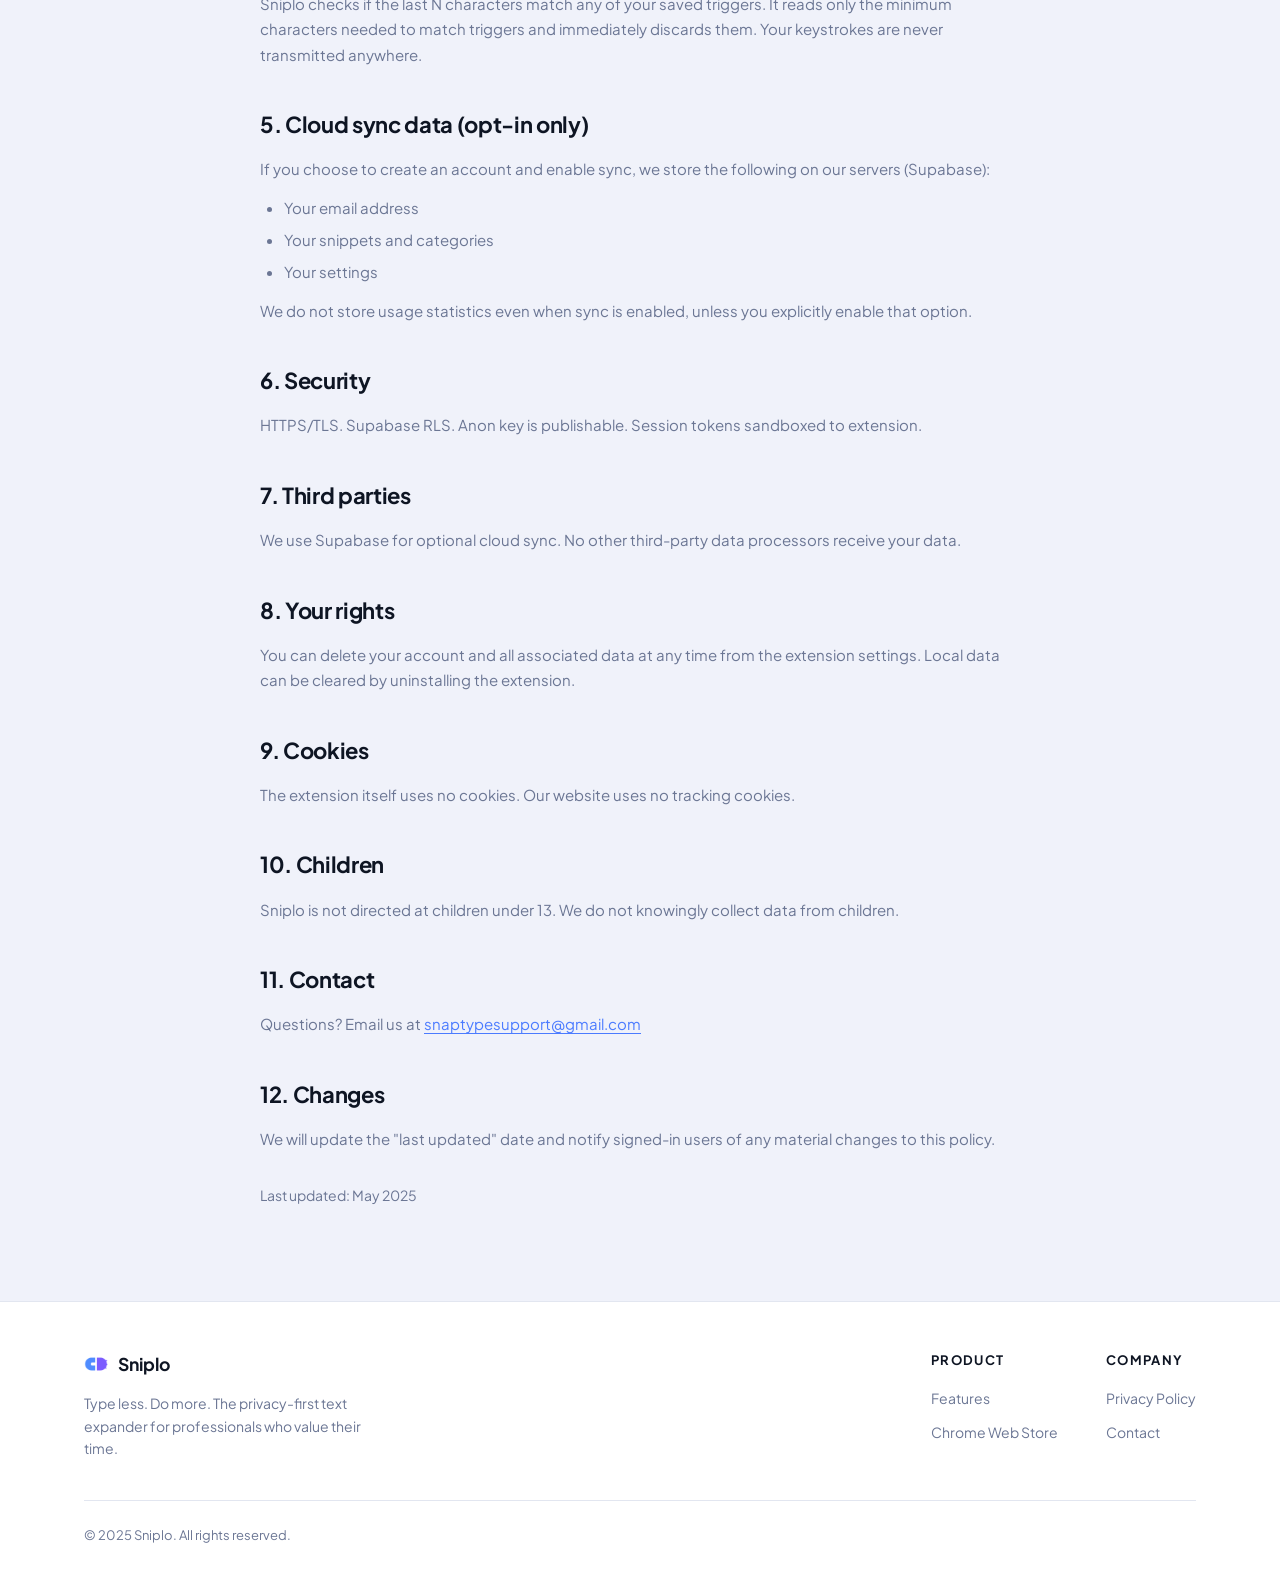
<file: privacy.html>
<!DOCTYPE html>
<html lang="en">
<head>
  <meta charset="UTF-8" />
  <meta name="viewport" content="width=device-width, initial-scale=1.0" />
  <title>Privacy Policy — Sniplo</title>
  <meta name="description" content="Sniplo privacy policy. We believe your data belongs to you." />
  <link rel="icon" href="brand/sniplo-favicon.ico" sizes="any" />
  <link rel="icon" type="image/png" href="brand/sniplo-favicon-32.png" sizes="32x32" />
  <link rel="preconnect" href="https://fonts.googleapis.com" />
  <link rel="preconnect" href="https://fonts.gstatic.com" crossorigin />
  <link href="https://fonts.googleapis.com/css2?family=Plus+Jakarta+Sans:wght@400;500;600;700;800&family=JetBrains+Mono:wght@500&display=swap" rel="stylesheet" />
  <link rel="stylesheet" href="style.css" />
</head>
<body>
  <!-- NAV -->
  <nav class="nav" id="nav">
    <div class="nav-inner">
      <a href="index.html" class="nav-logo">
        <img src="brand/sniplo-icon-32.png" alt="Sniplo" width="28" height="28" />
        <span>Sniplo</span>
      </a>
      <div class="nav-links" id="nav-links">
        <a href="features.html">Features</a>
        <a href="privacy.html" class="active">Privacy</a>
        <a href="contact.html">Contact</a>
        <a href="https://chromewebstore.google.com/detail/sniplo-%E2%80%93-text-expander/pjiocjklennneaiihcacakicpphhggoo?authuser=0&hl=en" target="_blank" rel="noreferrer" class="btn btn-primary btn-sm">Add to Chrome</a>
      </div>
      <button class="nav-toggle" id="nav-toggle" aria-label="Toggle menu">
        <span></span><span></span><span></span>
      </button>
    </div>
  </nav>

  <!-- PAGE HEADER -->
  <section class="page-header">
    <div class="container">
      <div class="page-header-content fade-up">
        <h1>Privacy Policy</h1>
        <p>We believe your data belongs to you. Here's exactly what we collect — and what we don't.</p>
      </div>
    </div>
  </section>

  <!-- PRIVACY TLDR -->
  <section class="section">
    <div class="container">
      <div class="privacy-summary fade-up">
        <h2 id="tldr">The short version</h2>
        <ul>
          <li>Your snippets stay on your device by default. Everything is stored in <code>chrome.storage.local</code> unless you choose to turn on cloud sync.</li>
          <li>We never read the pages you visit. Sniplo only interacts with a text field when you type a trigger shortcut.</li>
          <li>We never sell your data and we never show you adverts.</li>
          <li>Cloud sync is optional and opt-in. If you sign in, your snippets are sent to our servers so you can access them across browsers and devices.</li>
        </ul>
      </div>
    </div>
  </section>

  <!-- FULL POLICY -->
  <section class="section section-alt">
    <div class="container">
      <div class="prose fade-up">

        <h2 id="who-we-are">1. Who we are</h2>
        <p>Sniplo is a Chrome browser extension. Contact: <a href="mailto:snaptypesupport@gmail.com">snaptypesupport@gmail.com</a></p>

        <h2 id="data-stored-locally">2. Data stored locally</h2>
        <p>The following data is stored locally on your device:</p>
        <ul>
          <li>Snippets (triggers + expansion text)</li>
          <li>Categories</li>
          <li>Usage statistics (Insights tab — never sent to us unless sync is on)</li>
          <li>Settings</li>
        </ul>

        <h2 id="data-we-never-collect">3. Data we never collect</h2>
        <p>We never access or store:</p>
        <ul>
          <li>Page content</li>
          <li>Form fields</li>
          <li>Browsing history</li>
          <li>Keystrokes outside trigger sequences</li>
        </ul>

        <h2 id="how-sniplo-works">4. How Sniplo detects triggers</h2>
        <p>Sniplo listens for keystrokes only within focused text inputs on web pages. When you type a character, Sniplo checks if the last N characters match any of your saved triggers. It reads only the minimum characters needed to match triggers and immediately discards them. Your keystrokes are never transmitted anywhere.</p>

        <h2 id="cloud-sync">5. Cloud sync data (opt-in only)</h2>
        <p>If you choose to create an account and enable sync, we store the following on our servers (Supabase):</p>
        <ul>
          <li>Your email address</li>
          <li>Your snippets and categories</li>
          <li>Your settings</li>
        </ul>
        <p>We do not store usage statistics even when sync is enabled, unless you explicitly enable that option.</p>

        <h2 id="security">6. Security</h2>
        <p>HTTPS/TLS. Supabase RLS. Anon key is publishable. Session tokens sandboxed to extension.</p>

        <h2 id="third-parties">7. Third parties</h2>
        <p>We use Supabase for optional cloud sync. No other third-party data processors receive your data.</p>

        <h2 id="your-rights">8. Your rights</h2>
        <p>You can delete your account and all associated data at any time from the extension settings. Local data can be cleared by uninstalling the extension.</p>

        <h2 id="cookies">9. Cookies</h2>
        <p>The extension itself uses no cookies. Our website uses no tracking cookies.</p>

        <h2 id="children">10. Children</h2>
        <p>Sniplo is not directed at children under 13. We do not knowingly collect data from children.</p>

        <h2 id="contact">11. Contact</h2>
        <p>Questions? Email us at <a href="mailto:snaptypesupport@gmail.com">snaptypesupport@gmail.com</a></p>

        <h2 id="changes">12. Changes</h2>
        <p>We will update the "last updated" date and notify signed-in users of any material changes to this policy.</p>

        <p class="text-muted" style="margin-top:2rem;font-size:.875rem;">Last updated: May 2025</p>
      </div>
    </div>
  </section>

  <!-- FOOTER -->
  <footer class="footer">
    <div class="container">
      <div class="footer-inner">
        <div class="footer-brand">
          <a href="index.html" class="nav-logo">
            <img src="brand/sniplo-icon-32.png" alt="Sniplo" width="24" height="24" />
            <span>Sniplo</span>
          </a>
          <p>Type less. Do more. The privacy-first text expander for professionals who value their time.</p>
        </div>
        <div class="footer-links">
          <div class="footer-col">
            <h4>Product</h4>
            <ul>
              <li><a href="features.html">Features</a></li>
              <li><a href="https://chromewebstore.google.com/detail/sniplo-%E2%80%93-text-expander/pjiocjklennneaiihcacakicpphhggoo?authuser=0&hl=en" target="_blank" rel="noreferrer">Chrome Web Store</a></li>
            </ul>
          </div>
          <div class="footer-col">
            <h4>Company</h4>
            <ul>
              <li><a href="privacy.html">Privacy Policy</a></li>
              <li><a href="contact.html">Contact</a></li>
            </ul>
          </div>
        </div>
      </div>
      <div class="footer-bottom">
        <p>© 2025 Sniplo. All rights reserved.</p>
      </div>
    </div>
  </footer>

  <script src="main.js"></script>
</body>
</html>
</file>
<file: style.css>
/* ============================================================
   SNIPLO — style.css
   Pure static CSS, zero build step, GitHub Pages ready
   ============================================================ */

@import url('https://fonts.googleapis.com/css2?family=Plus+Jakarta+Sans:wght@400;500;600;700;800&family=JetBrains+Mono:wght@500&display=swap');

/* ── Variables ── */
:root {
  --primary: #4B7BFF;
  --primary-dark: #3A63E0;
  --secondary: #7C5CFF;
  --bg: #F7F8FC;
  --bg-card: #FFFFFF;
  --bg-alt: #F0F2FA;
  --text: #0E1523;
  --text-muted: #6B7694;
  --border: #E2E6F0;
  --radius: 12px;
  --radius-lg: 20px;
  --shadow-sm: 0 1px 3px rgba(0,0,0,.06), 0 1px 2px rgba(0,0,0,.04);
  --shadow-md: 0 4px 16px rgba(0,0,0,.08), 0 2px 4px rgba(0,0,0,.04);
  --shadow-lg: 0 12px 40px rgba(0,0,0,.10), 0 4px 8px rgba(0,0,0,.04);
  --nav-h: 64px;
  --font: 'Plus Jakarta Sans', sans-serif;
  --mono: 'JetBrains Mono', monospace;
}

/* ── Reset ── */
*, *::before, *::after { box-sizing: border-box; margin: 0; padding: 0; }
html { -webkit-text-size-adjust: 100%; scroll-behavior: smooth; }
body {
  font-family: var(--font);
  background: var(--bg);
  color: var(--text);
  line-height: 1.6;
  -webkit-font-smoothing: antialiased;
}
img, svg { display: block; max-width: 100%; }
a { color: inherit; text-decoration: none; }
ul { list-style: none; }
button { cursor: pointer; border: none; background: none; font: inherit; }
input, textarea, select { font: inherit; }

/* ── Container ── */
.container {
  width: 100%;
  max-width: 1152px;
  margin-inline: auto;
  padding-inline: 1.25rem;
}

/* ── Typography helpers ── */
.text-muted { color: var(--text-muted); }
.gradient-text {
  background: linear-gradient(135deg, var(--primary) 0%, var(--secondary) 100%);
  -webkit-background-clip: text;
  -webkit-text-fill-color: transparent;
  background-clip: text;
}

/* ── Buttons ── */
.btn {
  display: inline-flex;
  align-items: center;
  gap: .5rem;
  font-family: var(--font);
  font-weight: 600;
  border-radius: 10px;
  transition: all .18s ease;
  white-space: nowrap;
  text-decoration: none;
  cursor: pointer;
}
.btn-sm  { padding: .45rem 1rem; font-size: .875rem; }
.btn-lg  { padding: .875rem 1.75rem; font-size: 1rem; }
.btn-full { width: 100%; justify-content: center; }

.btn-primary {
  background: linear-gradient(135deg, var(--primary), var(--secondary));
  color: #fff;
  border: none;
  box-shadow: 0 4px 16px rgba(75, 123, 255, .3);
}
.btn-primary:hover { opacity: .9; transform: translateY(-1px); box-shadow: 0 6px 20px rgba(75,123,255,.35); }
.btn-primary:active { transform: translateY(0); }

.btn-outline {
  background: transparent;
  color: var(--text);
  border: 1.5px solid var(--border);
}
.btn-outline:hover { border-color: var(--primary); color: var(--primary); background: rgba(75,123,255,.05); }

.btn-link {
  background: none;
  color: var(--primary);
  border: none;
  padding: 0;
  font-size: 1rem;
  display: inline-flex;
  align-items: center;
  gap: .375rem;
}
.btn-link:hover { gap: .6rem; }

/* ── Badge ── */
.badge {
  display: inline-flex;
  align-items: center;
  gap: .375rem;
  padding: .35rem .875rem;
  background: rgba(75,123,255,.1);
  color: var(--primary);
  border-radius: 100px;
  font-size: .8125rem;
  font-weight: 600;
  letter-spacing: .02em;
  margin-bottom: 1.5rem;
}

/* ── NAV ── */
.nav {
  position: sticky;
  top: 0;
  z-index: 100;
  height: var(--nav-h);
  background: rgba(247,248,252,.85);
  backdrop-filter: blur(12px);
  border-bottom: 1px solid var(--border);
  transition: background .2s;
}
.nav-inner {
  display: flex;
  align-items: center;
  justify-content: space-between;
  height: 100%;
  max-width: 1152px;
  margin-inline: auto;
  padding-inline: 1.25rem;
}
.nav-logo {
  display: flex;
  align-items: center;
  gap: .6rem;
  font-weight: 700;
  font-size: 1.1rem;
  color: var(--text);
}
.nav-logo img { border-radius: 6px; }
.nav-links {
  display: flex;
  align-items: center;
  gap: 1.75rem;
}
.nav-links a {
  font-size: .9375rem;
  font-weight: 500;
  color: var(--text-muted);
  transition: color .15s;
}
.nav-links a.btn-primary { color: #fff; }
.nav-links a:hover,
.nav-links a.active { color: var(--text); }
.nav-toggle {
  display: none;
  flex-direction: column;
  gap: 5px;
  padding: .4rem;
}
.nav-toggle span {
  display: block;
  width: 22px;
  height: 2px;
  background: var(--text);
  border-radius: 2px;
  transition: all .2s;
}

/* Mobile nav */
@media (max-width: 680px) {
  .nav-toggle { display: flex; }
  .nav-links {
    display: none;
    position: absolute;
    top: var(--nav-h);
    left: 0; right: 0;
    background: var(--bg-card);
    border-bottom: 1px solid var(--border);
    flex-direction: column;
    align-items: flex-start;
    padding: 1.25rem;
    gap: 1rem;
    box-shadow: var(--shadow-md);
  }
  .nav-links.open { display: flex; }
  .nav-links .btn { width: 100%; justify-content: center; }
}

/* ── HERO ── */
.hero {
  padding: 5rem 0 4rem;
  overflow: hidden;
}
.hero .container {
  display: grid;
  grid-template-columns: 1fr 1fr;
  gap: 3rem;
  align-items: center;
}
.hero-content { max-width: 520px; }
.hero h1 {
  font-size: clamp(2.5rem, 5vw, 3.75rem);
  font-weight: 800;
  line-height: 1.1;
  letter-spacing: -.03em;
  margin-bottom: 1.25rem;
}
.hero-sub {
  font-size: 1.125rem;
  color: var(--text-muted);
  line-height: 1.65;
  margin-bottom: 2rem;
}
.hero-cta {
  display: flex;
  gap: 1rem;
  flex-wrap: wrap;
}

/* Demo card */
.demo-card {
  background: var(--bg-card);
  border: 1px solid var(--border);
  border-radius: var(--radius-lg);
  box-shadow: var(--shadow-lg);
  overflow: hidden;
}
.demo-header {
  display: flex;
  align-items: center;
  gap: .75rem;
  padding: .875rem 1.25rem;
  background: var(--bg-alt);
  border-bottom: 1px solid var(--border);
}
.demo-dots { display: flex; gap: 6px; }
.demo-dots span {
  width: 12px; height: 12px;
  border-radius: 50%;
  background: var(--border);
}
.demo-dots span:nth-child(1) { background: #FF5F57; }
.demo-dots span:nth-child(2) { background: #FEBC2E; }
.demo-dots span:nth-child(3) { background: #28C840; }
.demo-title { font-size: .8125rem; color: var(--text-muted); font-weight: 500; }
.demo-body {
  padding: 1.5rem;
  font-family: var(--mono);
  font-size: .9rem;
  min-height: 140px;
}
.demo-typing {
  color: var(--text);
  line-height: 1.6;
}
.demo-typing::after {
  content: '|';
  animation: blink 1s step-end infinite;
  color: var(--primary);
}
.demo-expanded {
  color: var(--text);
  line-height: 1.7;
  white-space: pre-wrap;
}
.demo-badge {
  display: flex;
  align-items: center;
  gap: .5rem;
  padding: .625rem 1.25rem;
  background: rgba(75,123,255,.06);
  border-top: 1px solid rgba(75,123,255,.12);
  font-size: .8125rem;
  font-weight: 600;
  color: var(--primary);
}
@keyframes blink { 0%,100%{opacity:1} 50%{opacity:0} }

@media (max-width: 900px) {
  .hero .container { grid-template-columns: 1fr; }
  .hero-content { max-width: 100%; }
  .demo-card { max-width: 520px; }
}

/* ── SECTIONS ── */
.section { padding: 5rem 0; }
.section-alt { background: var(--bg-alt); }
.section-cta { padding: 5rem 0; }
.section-header {
  text-align: center;
  margin-bottom: 3.5rem;
}
.section-header h2 {
  font-size: clamp(1.75rem, 3.5vw, 2.5rem);
  font-weight: 800;
  letter-spacing: -.025em;
  margin-bottom: .75rem;
}
.section-header p {
  font-size: 1.125rem;
  color: var(--text-muted);
}

/* ── FEATURES GRID ── */
.features-grid {
  display: grid;
  grid-template-columns: repeat(3, 1fr);
  gap: 1.5rem;
}
@media (max-width: 900px) { .features-grid { grid-template-columns: repeat(2,1fr); } }
@media (max-width: 560px) { .features-grid { grid-template-columns: 1fr; } }

.feature-card {
  background: var(--bg-card);
  border: 1px solid var(--border);
  border-radius: var(--radius-lg);
  padding: 1.75rem;
  box-shadow: var(--shadow-sm);
  transition: box-shadow .2s, transform .2s;
}
.feature-card:hover { box-shadow: var(--shadow-md); transform: translateY(-2px); }
.feature-icon {
  width: 48px; height: 48px;
  border-radius: 12px;
  background: rgba(75,123,255,.1);
  color: var(--primary);
  display: flex; align-items: center; justify-content: center;
  margin-bottom: 1.25rem;
}
.feature-icon.secondary {
  background: rgba(124,92,255,.1);
  color: var(--secondary);
}
.feature-card h3 {
  font-size: 1rem;
  font-weight: 700;
  margin-bottom: .5rem;
}
.feature-card p {
  font-size: .9375rem;
  color: var(--text-muted);
  line-height: 1.6;
}

/* ── SPLIT SECTION ── */
.split-section {
  display: grid;
  grid-template-columns: 1fr 1fr;
  gap: 4rem;
  align-items: center;
}
@media (max-width: 900px) { .split-section { grid-template-columns: 1fr; gap: 2.5rem; } }

.split-content h2 {
  font-size: clamp(1.75rem, 3.5vw, 2.25rem);
  font-weight: 800;
  letter-spacing: -.025em;
  margin-bottom: 1rem;
  line-height: 1.2;
}
.split-content .text-muted {
  font-size: 1.0625rem;
  line-height: 1.65;
  margin-bottom: 1.75rem;
}
.check-list { list-style: none; display: flex; flex-direction: column; gap: .875rem; margin-bottom: 2rem; }
.check-list li { display: flex; align-items: flex-start; gap: .75rem; font-size: .9375rem; }
.check-icon {
  flex-shrink: 0;
  width: 24px; height: 24px;
  border-radius: 6px;
  background: rgba(75,123,255,.1);
  color: var(--primary);
  display: flex; align-items: center; justify-content: center;
  margin-top: 1px;
}

/* Code card */
.code-card {
  background: #0E1523;
  border-radius: var(--radius-lg);
  overflow: hidden;
  box-shadow: var(--shadow-lg);
}
.code-header {
  padding: .75rem 1.25rem;
  background: rgba(255,255,255,.05);
  border-bottom: 1px solid rgba(255,255,255,.07);
}
.code-lang { font-size: .8125rem; color: rgba(255,255,255,.4); font-family: var(--mono); }
.code-body { padding: 1.5rem; }
.code-line { margin-bottom: .75rem; }
.code-label { display: block; font-size: .75rem; color: rgba(255,255,255,.35); text-transform: uppercase; letter-spacing: .08em; margin-bottom: .3rem; }
.code-trigger {
  font-family: var(--mono);
  font-size: .9375rem;
  color: #7C5CFF;
  background: rgba(124,92,255,.15);
  padding: .2em .6em;
  border-radius: 6px;
}
.code-expansion {
  font-family: var(--mono);
  font-size: .875rem;
  color: rgba(255,255,255,.75);
  line-height: 1.75;
  background: rgba(255,255,255,.04);
  border-radius: 8px;
  padding: 1rem 1.125rem;
}
.code-var { color: #4B7BFF; }

/* ── PRIVACY GRID ── */
.privacy-grid {
  display: grid;
  grid-template-columns: repeat(4, 1fr);
  gap: 1.5rem;
}
@media (max-width: 900px) { .privacy-grid { grid-template-columns: repeat(2, 1fr); } }
@media (max-width: 560px) { .privacy-grid { grid-template-columns: 1fr; } }

.privacy-card {
  background: var(--bg-card);
  border: 1px solid var(--border);
  border-radius: var(--radius-lg);
  padding: 1.75rem;
  box-shadow: var(--shadow-sm);
}
.privacy-icon {
  color: var(--primary);
  margin-bottom: 1rem;
}
.privacy-icon.secondary { color: var(--secondary); }
.privacy-card h3 { font-size: 1rem; font-weight: 700; margin-bottom: .5rem; }
.privacy-card p { font-size: .9rem; color: var(--text-muted); line-height: 1.6; }

/* ── CTA BOX ── */
.cta-box {
  background: linear-gradient(135deg, var(--primary) 0%, var(--secondary) 100%);
  border-radius: var(--radius-lg);
  padding: 4rem 3rem;
  text-align: center;
  color: #fff;
}
.cta-box h2 {
  font-size: clamp(1.75rem, 3.5vw, 2.5rem);
  font-weight: 800;
  margin-bottom: .875rem;
  letter-spacing: -.025em;
}
.cta-box p { font-size: 1.125rem; opacity: .85; margin-bottom: 2rem; }
.cta-box .btn-primary {
  background: #fff;
  color: var(--primary);
  box-shadow: 0 4px 20px rgba(0,0,0,.15);
}
.cta-box .btn-primary:hover { opacity: .95; transform: translateY(-2px); }

/* ── PAGE HEADER ── */
.page-header {
  padding: 4rem 0 3rem;
  border-bottom: 1px solid var(--border);
  text-align: center;
}
.page-header-content { max-width: 640px; margin-inline: auto; }
.page-header h1 {
  font-size: clamp(2rem, 4vw, 3rem);
  font-weight: 800;
  letter-spacing: -.03em;
  margin-bottom: 1rem;
  line-height: 1.15;
}
.page-header p { font-size: 1.125rem; color: var(--text-muted); }

/* ── FEATURES DETAIL PAGE ── */
.feature-detail {
  display: flex;
  gap: 2rem;
  align-items: flex-start;
  padding: 2.5rem 0;
}
.feature-detail-icon {
  flex-shrink: 0;
  width: 64px; height: 64px;
  border-radius: 16px;
  background: rgba(75,123,255,.1);
  color: var(--primary);
  display: flex; align-items: center; justify-content: center;
}
.feature-detail-icon.secondary {
  background: rgba(124,92,255,.1);
  color: var(--secondary);
}
.feature-detail-content { flex: 1; }
.feature-detail-content h2 {
  font-size: 1.5rem;
  font-weight: 800;
  margin-bottom: .75rem;
  letter-spacing: -.02em;
}
.feature-detail-content > p {
  font-size: 1.0625rem;
  color: var(--text-muted);
  line-height: 1.65;
  margin-bottom: 1.25rem;
}

.feature-example {
  display: flex;
  align-items: flex-start;
  gap: 1rem;
  background: var(--bg-alt);
  border: 1px solid var(--border);
  border-radius: var(--radius);
  padding: 1.25rem;
  margin-top: 1.25rem;
  flex-wrap: wrap;
}
.example-before, .example-after {
  display: flex; flex-direction: column; gap: .35rem;
}
.example-label { font-size: .75rem; text-transform: uppercase; letter-spacing: .08em; color: var(--text-muted); font-weight: 600; }
.example-before code {
  font-family: var(--mono);
  font-size: 1rem;
  background: rgba(75,123,255,.1);
  color: var(--primary);
  padding: .25em .65em;
  border-radius: 6px;
  display: inline-block;
}
.example-after span { font-size: .9375rem; color: var(--text); line-height: 1.5; max-width: 360px; }
.example-arrow { font-size: 1.25rem; color: var(--text-muted); padding-top: 1.2rem; }

.feature-list {
  list-style: none;
  display: flex;
  flex-direction: column;
  gap: .625rem;
}
.feature-list li {
  font-size: .9375rem;
  color: var(--text-muted);
  padding-left: 1.25rem;
  position: relative;
}
.feature-list li::before {
  content: '→';
  position: absolute;
  left: 0;
  color: var(--primary);
  font-weight: 700;
}

.vars-grid {
  display: flex;
  flex-wrap: wrap;
  gap: .75rem;
  margin-top: .5rem;
}
.var-chip {
  display: inline-flex;
  align-items: center;
  gap: .5rem;
  background: var(--bg-alt);
  border: 1px solid var(--border);
  border-radius: 8px;
  padding: .45rem .875rem;
  font-size: .875rem;
  color: var(--text-muted);
}
.var-chip code {
  font-family: var(--mono);
  color: var(--primary);
  font-size: .875rem;
}

.divider {
  height: 1px;
  background: var(--border);
  margin: .5rem 0;
}

@media (max-width: 640px) {
  .feature-detail { flex-direction: column; }
}

/* ── PRIVACY PAGE ── */
.privacy-summary {
  background: var(--bg-card);
  border: 1px solid var(--border);
  border-radius: var(--radius-lg);
  padding: 2rem 2.5rem;
  box-shadow: var(--shadow-sm);
  max-width: 800px;
  margin-inline: auto;
}
.privacy-summary h2 {
  font-size: 1.25rem;
  font-weight: 700;
  margin-bottom: 1rem;
}
.privacy-summary ul {
  list-style: disc;
  padding-left: 1.5rem;
  display: flex;
  flex-direction: column;
  gap: .75rem;
}
.privacy-summary li { font-size: .9375rem; color: var(--text-muted); line-height: 1.6; }
.privacy-summary code {
  font-family: var(--mono);
  font-size: .875em;
  background: rgba(75,123,255,.08);
  color: var(--primary);
  padding: .15em .45em;
  border-radius: 4px;
}

.prose {
  max-width: 760px;
  margin-inline: auto;
}
.prose h2 {
  font-size: 1.375rem;
  font-weight: 700;
  margin-top: 2.5rem;
  margin-bottom: .875rem;
  letter-spacing: -.015em;
}
.prose p {
  font-size: .9375rem;
  color: var(--text-muted);
  line-height: 1.7;
  margin-bottom: .875rem;
}
.prose ul {
  list-style: disc;
  padding-left: 1.5rem;
  display: flex;
  flex-direction: column;
  gap: .5rem;
  margin-bottom: .875rem;
}
.prose li {
  font-size: .9375rem;
  color: var(--text-muted);
  line-height: 1.6;
}
.prose a { color: var(--primary); text-decoration: underline; text-underline-offset: 3px; }
.prose code {
  font-family: var(--mono);
  font-size: .875em;
  background: rgba(75,123,255,.08);
  color: var(--primary);
  padding: .15em .45em;
  border-radius: 4px;
}

/* ── CONTACT PAGE ── */
.contact-layout {
  display: grid;
  grid-template-columns: 1.4fr 1fr;
  gap: 3rem;
  align-items: flex-start;
  max-width: 960px;
  margin-inline: auto;
}
@media (max-width: 820px) { .contact-layout { grid-template-columns: 1fr; } }

.contact-card {
  background: var(--bg-card);
  border: 1px solid var(--border);
  border-radius: var(--radius-lg);
  padding: 2rem;
  box-shadow: var(--shadow-md);
}
.contact-success {
  background: var(--bg-card);
  border: 1px solid var(--border);
  border-radius: var(--radius-lg);
  padding: 3rem 2rem;
  text-align: center;
  box-shadow: var(--shadow-md);
}
.success-icon {
  width: 72px; height: 72px;
  background: rgba(75,123,255,.1);
  border-radius: 50%;
  display: flex; align-items: center; justify-content: center;
  color: var(--primary);
  margin: 0 auto 1.25rem;
}
.contact-success h3 { font-size: 1.375rem; font-weight: 700; margin-bottom: .5rem; }
.contact-success p { color: var(--text-muted); }

.form-group { margin-bottom: 1.25rem; }
.form-group label { display: block; font-size: .875rem; font-weight: 600; margin-bottom: .4rem; }
.form-group input,
.form-group textarea,
.form-group select {
  width: 100%;
  padding: .7rem 1rem;
  border: 1.5px solid var(--border);
  border-radius: 9px;
  background: var(--bg);
  color: var(--text);
  font-size: .9375rem;
  transition: border-color .15s, box-shadow .15s;
  outline: none;
}
.form-group input:focus,
.form-group textarea:focus,
.form-group select:focus {
  border-color: var(--primary);
  box-shadow: 0 0 0 3px rgba(75,123,255,.12);
}
.form-group textarea { resize: vertical; }
.form-group select { appearance: none; cursor: pointer; }
.form-note { font-size: .8125rem; color: var(--text-muted); text-align: center; margin-top: 1rem; }

.contact-info { display: flex; flex-direction: column; gap: 1rem; }
.contact-info-card {
  background: var(--bg-card);
  border: 1px solid var(--border);
  border-radius: var(--radius);
  padding: 1.25rem 1.5rem;
  display: flex;
  align-items: flex-start;
  gap: 1rem;
  box-shadow: var(--shadow-sm);
}
.contact-info-icon {
  width: 44px; height: 44px;
  border-radius: 10px;
  background: rgba(75,123,255,.1);
  color: var(--primary);
  display: flex; align-items: center; justify-content: center;
  flex-shrink: 0;
}
.contact-info-icon.secondary { background: rgba(124,92,255,.1); color: var(--secondary); }
.contact-info-card h4 { font-size: .9375rem; font-weight: 600; margin-bottom: .25rem; }
.contact-info-card p { font-size: .875rem; color: var(--text-muted); }
.contact-info-card a { font-size: .875rem; color: var(--primary); text-decoration: underline; text-underline-offset: 3px; }

/* ── FOOTER ── */
.footer {
  background: var(--bg-card);
  border-top: 1px solid var(--border);
  padding: 3rem 0 1.5rem;
}
.footer-inner {
  display: flex;
  justify-content: space-between;
  gap: 2rem;
  padding-bottom: 2.5rem;
  border-bottom: 1px solid var(--border);
  flex-wrap: wrap;
}
.footer-brand { max-width: 280px; }
.footer-brand .nav-logo { margin-bottom: .875rem; }
.footer-brand p { font-size: .875rem; color: var(--text-muted); line-height: 1.6; }
.footer-links { display: flex; gap: 3rem; }
.footer-col h4 { font-size: .8125rem; font-weight: 700; text-transform: uppercase; letter-spacing: .1em; color: var(--text); margin-bottom: .875rem; }
.footer-col ul { display: flex; flex-direction: column; gap: .5rem; }
.footer-col a { font-size: .875rem; color: var(--text-muted); transition: color .15s; }
.footer-col a:hover { color: var(--primary); }
.footer-bottom { padding-top: 1.5rem; }
.footer-bottom p { font-size: .8125rem; color: var(--text-muted); }

@media (max-width: 640px) {
  .footer-inner { flex-direction: column; }
  .footer-brand { max-width: 100%; }
  .footer-links { gap: 2rem; }
}

/* ── ANIMATIONS ── */
.fade-up {
  opacity: 0;
  transform: translateY(24px);
  transition: opacity .6s ease, transform .6s ease;
}
.fade-up.visible {
  opacity: 1;
  transform: translateY(0);
}
</file>
